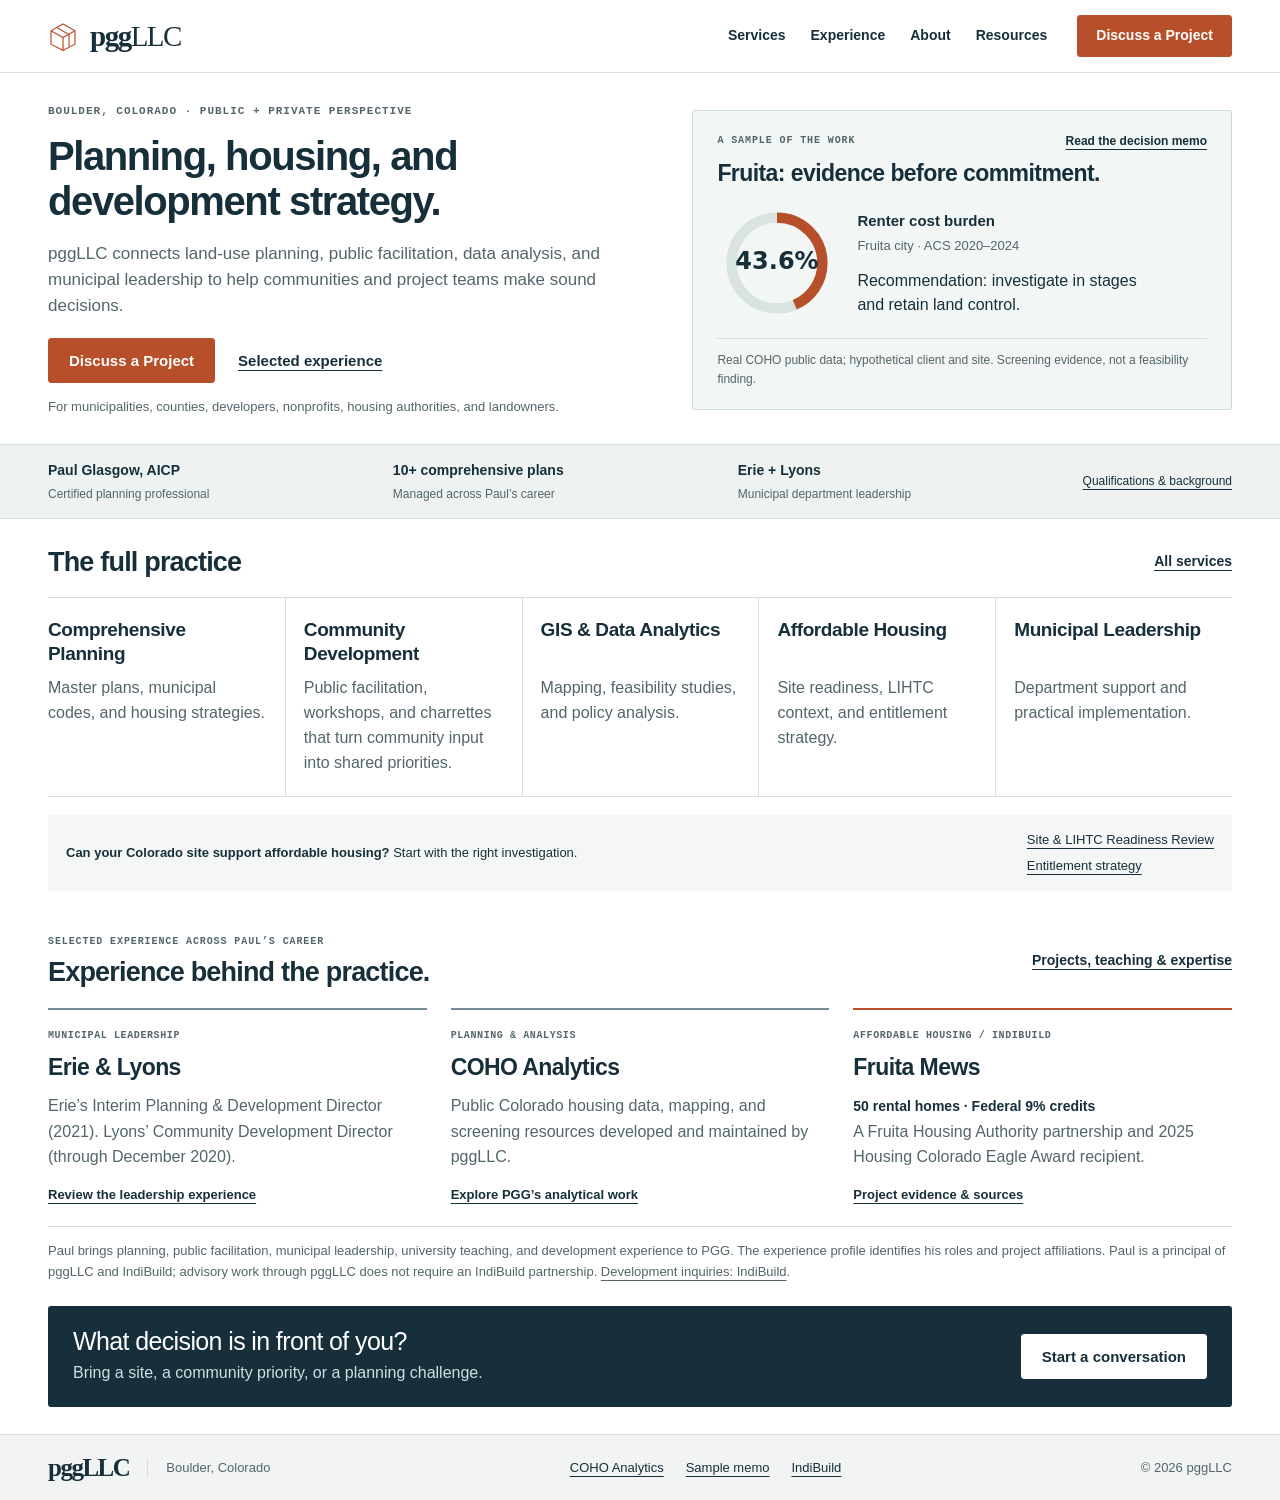
<file: index.html>
<!doctype html><html lang="en">
<head><meta charset="utf-8">
<meta name="viewport" content="width=device-width,initial-scale=1">
<title>Colorado Planning, Housing &amp; Development Strategy | pggLLC</title>
<meta name="description" content="pggLLC brings comprehensive planning, community facilitation, GIS analysis, affordable housing strategy and municipal leadership to Colorado communities and project teams.">
<link rel="canonical" href="https://pggllc.org/">
<meta property="og:title" content="Colorado Planning, Housing &amp; Development Strategy">
<meta property="og:description" content="pggLLC brings comprehensive planning, community facilitation, GIS analysis, affordable housing strategy and municipal leadership to Colorado communities and project teams.">
<meta property="og:type" content="website">
<meta name="theme-color" content="#153c39">
<link rel="icon" href="/assets/favicon.svg" type="image/svg+xml">
<link rel="stylesheet" href="/assets/site.css?v=2">
<link rel="stylesheet" href="/assets/refinements.css"></head><body><a class="skip" href="#main">Skip to content</a>
<header class="site-header">
<div class="header-inner"><a class="brand" href="/" aria-label="pggLLC home"><svg viewBox="0 0 40 40" aria-hidden="true"><path d="M4 31V13L20 4L36 13V31L20 39Z"/><path d="M4 13L20 22L36 13M20 22V39M12 9L28 18V34"/></svg><span>pgg<span class="brand-light">LLC</span></span></a>
<nav aria-label="Main navigation"><a href="/services/">Services</a><a href="/about-us/#experience">Experience</a><a href="/about-us/">About</a><a href="/resources.html">Resources</a></nav><a class="button small" href="/contact-us/">Discuss a Project</a></div>
</header><main id="main" tabindex="-1" class="home refined-home">
<section class="practice-hero">
 <div class="practice-hero-copy"><p class="eyebrow">Boulder, Colorado · Public + private perspective</p><h1>Planning, housing, and development strategy.</h1><p class="lead">pggLLC connects land-use planning, public facilitation, data analysis, and municipal leadership to help communities and project teams make sound decisions.</p><div class="actions"><a class="button" href="/contact-us/">Discuss a Project</a><a class="text-link" href="/about-us/#experience">Selected experience</a></div><p class="audience">For municipalities, counties, developers, nonprofits, housing authorities, and landowners.</p></div>
 <aside class="decision-preview" aria-labelledby="preview-title"><div class="preview-heading"><p class="eyebrow">A sample of the work</p><a href="/sample-site-decision-memo.html">Read the decision memo</a></div><h2 id="preview-title">Fruita: evidence before commitment.</h2><div class="preview-data"><svg viewBox="0 0 140 140" role="img" aria-labelledby="burden-title"><title id="burden-title">COHO reports 43.6 percent of Fruita renters paying over 30 percent of income toward housing, ACS 2020-2024.</title><circle cx="70" cy="70" r="53" fill="none" stroke="#d9e3e2" stroke-width="12"/><circle cx="70" cy="70" r="53" fill="none" stroke="#b84f2b" stroke-width="12" pathLength="100" stroke-dasharray="43.6 56.4" transform="rotate(-90 70 70)"/><text x="70" y="77" text-anchor="middle" fill="#172f3b" font-family="system-ui,sans-serif" font-size="28" font-weight="600">43.6%</text></svg><div><p><strong>Renter cost burden</strong><span>Fruita city · ACS 2020–2024</span></p><p class="preview-recommendation">Recommendation: investigate in stages and retain land control.</p></div></div><p class="preview-source">Real COHO public data; hypothetical client and site. Screening evidence, not a feasibility finding.</p></aside>
</section>
<div class="credentials-band"><div><strong>Paul Glasgow, AICP</strong><span>Certified planning professional</span></div><div><strong>10+ comprehensive plans</strong><span>Managed across Paul’s career</span></div><div><strong>Erie + Lyons</strong><span>Municipal department leadership</span></div><a href="/about-us/">Qualifications &amp; background</a></div>
<section class="capabilities-section" id="services"><div class="compact-heading"><h2>The full practice</h2><a class="text-link" href="/services/">All services</a></div><div class="capability-grid">
<a href="/services/#planning"><h3>Comprehensive Planning</h3><p>Master plans, municipal codes, and housing strategies.</p></a>
<a href="/services/#community"><h3>Community Development</h3><p>Public facilitation, workshops, and charrettes that turn community input into shared priorities.</p></a>
<a href="/services/#analysis"><h3>GIS &amp; Data Analytics</h3><p>Mapping, feasibility studies, and policy analysis.</p></a>
<a href="/services/#housing"><h3>Affordable Housing</h3><p>Site readiness, LIHTC context, and entitlement strategy.</p></a>
<a href="/services/#leadership"><h3>Municipal Leadership</h3><p>Department support and practical implementation.</p></a>
</div><div class="housing-entry"><p><strong>Can your Colorado site support affordable housing?</strong> Start with the right investigation.</p><div><a href="/colorado-lihtc-site-feasibility.html">Site &amp; LIHTC Readiness Review</a><a href="/affordable-housing-entitlement-strategy.html">Entitlement strategy</a></div></div></section>
<section class="selected-work" id="experience"><div class="compact-heading"><div><p class="eyebrow">Selected experience across Paul’s career</p><h2>Experience behind the practice.</h2></div><a class="text-link" href="/about-us/#experience">Projects, teaching &amp; expertise</a></div><div class="work-grid">
<article><p class="work-category">Municipal leadership</p><h3>Erie &amp; Lyons</h3><p>Erie’s Interim Planning &amp; Development Director (2021). Lyons’ Community Development Director (through December 2020).</p><a href="/about-us/#experience">Review the leadership experience</a></article>
<article><p class="work-category">Planning &amp; analysis</p><h3>COHO Analytics</h3><p>Public Colorado housing data, mapping, and screening resources developed and maintained by pggLLC.</p><a href="https://cohoanalytics.com/">Explore PGG’s analytical work</a></article>
<article class="work-feature"><p class="work-category">Affordable housing / IndiBuild</p><h3>Fruita Mews</h3><p><strong>50 rental homes · Federal 9% credits</strong><br>A Fruita Housing Authority partnership and 2025 Housing Colorado Eagle Award recipient.</p><a href="/resources.html#fruita">Project evidence &amp; sources</a></article>
</div><p class="career-note">Paul brings planning, public facilitation, municipal leadership, university teaching, and development experience to PGG. The experience profile identifies his roles and project affiliations. Paul is a principal of pggLLC and IndiBuild; advisory work through pggLLC does not require an IndiBuild partnership. <a href="https://indibuild.com/">Development inquiries: IndiBuild</a>.</p></section>
<section class="project-contact"><div><h2>What decision is in front of you?</h2><p>Bring a site, a community priority, or a planning challenge.</p></div><a class="button" href="/contact-us/">Start a conversation</a></section>
</main>
<footer><div class="footer-inner">
<div><a class="brand" href="/">pggLLC</a><span class="footer-location">Boulder, Colorado</span></div>
<nav aria-label="Footer navigation"><a href="https://cohoanalytics.com/">COHO Analytics</a><a href="/sample-site-decision-memo.html">Sample memo</a><a href="https://indibuild.com/">IndiBuild</a></nav>
<p>© 2026 pggLLC</p></div>
</footer></body></html>
</file>
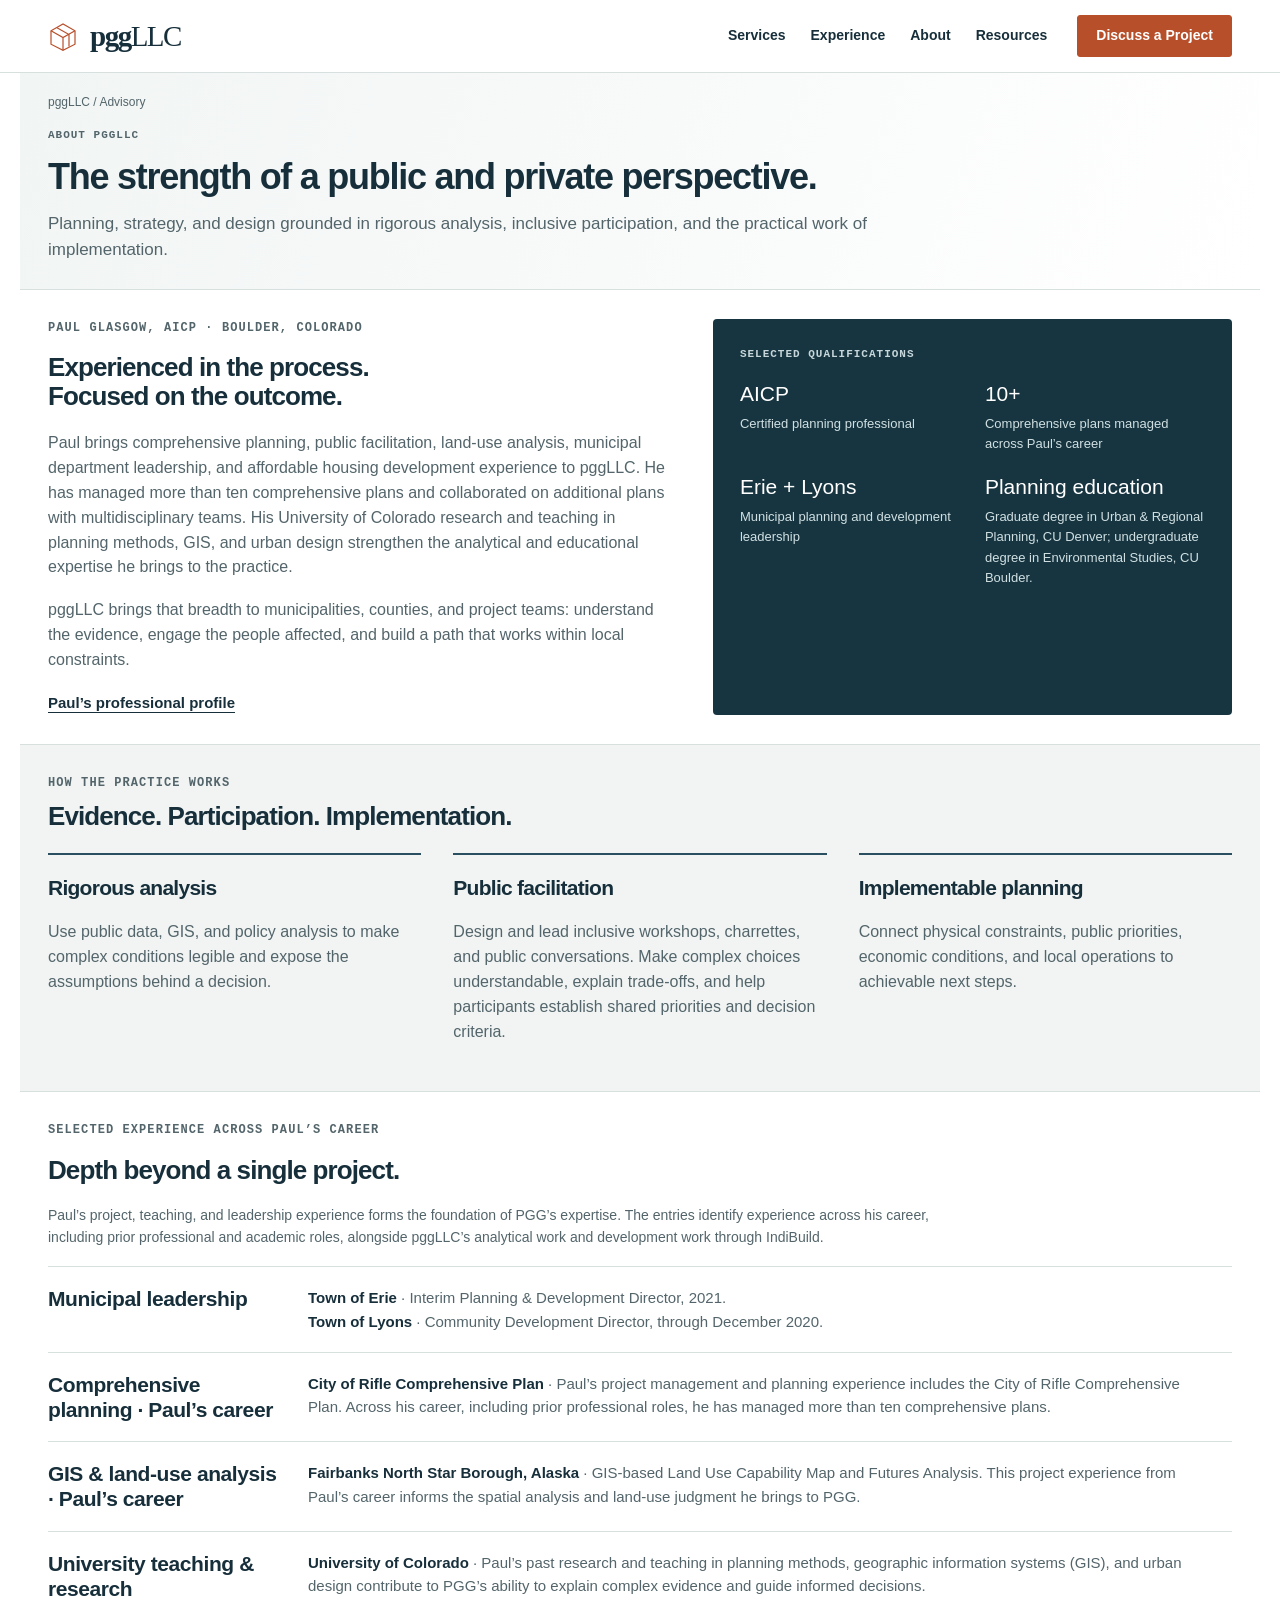
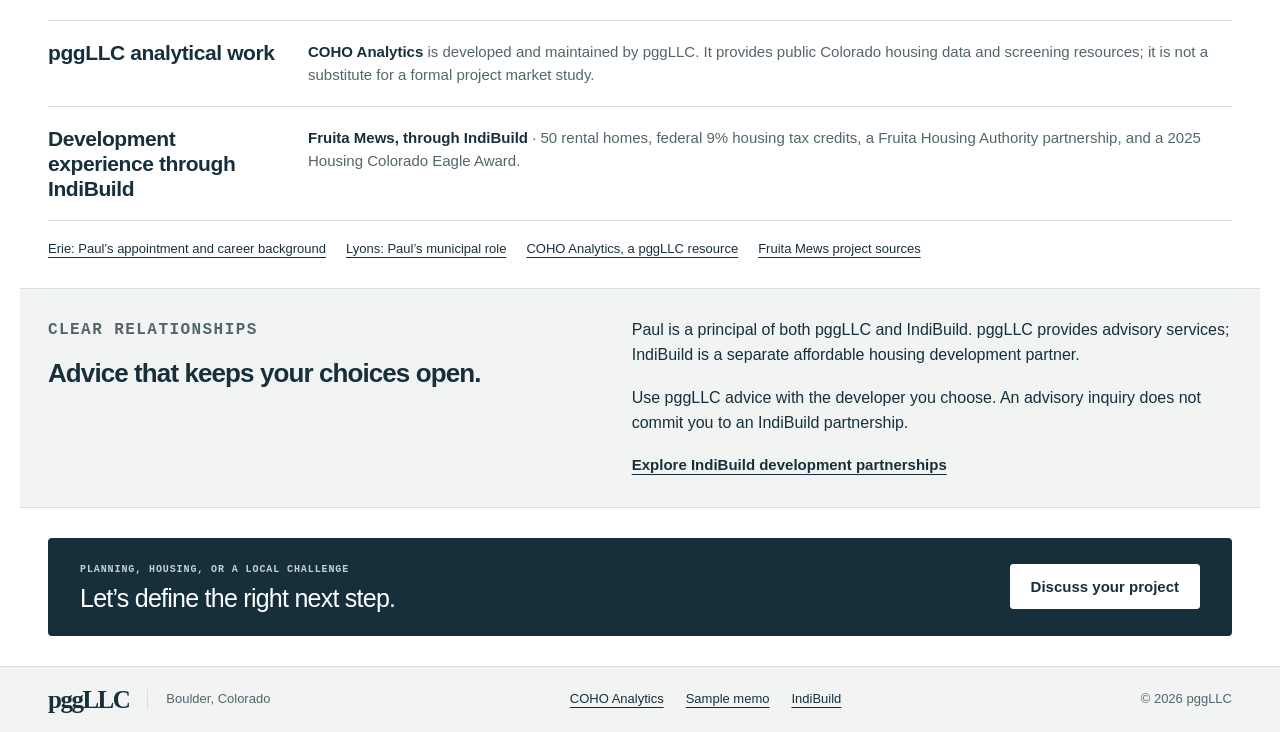
<file: about-us/index.html>
<!doctype html><html lang="en">
<head><meta charset="utf-8">
<meta name="viewport" content="width=device-width,initial-scale=1">
<title>Paul Glasgow, AICP & the pggLLC Practice | pggLLC</title>
<meta name="description" content="Meet Paul Glasgow, AICP: comprehensive planning, GIS, municipal leadership and affordable housing experience informing pggLLC advisory services.">
<link rel="canonical" href="https://pggllc.org/about-us/">
<meta property="og:title" content="Paul Glasgow, AICP & the pggLLC Practice">
<meta property="og:description" content="Meet Paul Glasgow, AICP: comprehensive planning, GIS, municipal leadership and affordable housing experience informing pggLLC advisory services.">
<meta property="og:type" content="website">
<meta name="theme-color" content="#153c39">
<link rel="icon" href="/assets/favicon.svg" type="image/svg+xml">
<link rel="stylesheet" href="/assets/site.css?v=2">
<link rel="stylesheet" href="/assets/refinements.css"></head><body><a class="skip" href="#main">Skip to content</a>
<header class="site-header">
<div class="header-inner"><a class="brand" href="/" aria-label="pggLLC home"><svg viewBox="0 0 40 40" aria-hidden="true"><path d="M4 31V13L20 4L36 13V31L20 39Z"/><path d="M4 13L20 22L36 13M20 22V39M12 9L28 18V34"/></svg><span>pgg<span class="brand-light">LLC</span></span></a>
<nav aria-label="Main navigation"><a href="/services/">Services</a><a href="/about-us/#experience">Experience</a><a href="/about-us/">About</a><a href="/resources.html">Resources</a></nav><a class="button small" href="/contact-us/">Discuss a Project</a></div>
</header><main id="main" tabindex="-1" class="interior"><section class="intro"><a class="breadcrumb" href="/">pggLLC / Advisory</a><p class="eyebrow">About pggLLC</p><h1>The strength of a public and private perspective.</h1><p class="lead">Planning, strategy, and design grounded in rigorous analysis, inclusive participation, and the practical work of implementation.</p></section>
<section class="about-overview"><div><p class="eyebrow">Paul Glasgow, AICP · Boulder, Colorado</p><h2>Experienced in the process.<br>Focused on the outcome.</h2><p>Paul brings comprehensive planning, public facilitation, land-use analysis, municipal department leadership, and affordable housing development experience to pggLLC. He has managed more than ten comprehensive plans and collaborated on additional plans with multidisciplinary teams. His University of Colorado research and teaching in planning methods, GIS, and urban design strengthen the analytical and educational expertise he brings to the practice.</p><p>pggLLC brings that breadth to municipalities, counties, and project teams: understand the evidence, engage the people affected, and build a path that works within local constraints.</p><a class="text-link" href="https://www.linkedin.com/in/paul-glasgow-aicp-b129633/">Paul’s professional profile</a></div><aside class="credentials-panel"><p class="eyebrow">Selected qualifications</p><dl><div><dt>AICP</dt><dd>Certified planning professional</dd></div><div><dt>10+</dt><dd>Comprehensive plans managed across Paul’s career</dd></div><div><dt>Erie + Lyons</dt><dd>Municipal planning and development leadership</dd></div><div><dt>Planning education</dt><dd>Graduate degree in Urban &amp; Regional Planning, CU Denver; undergraduate degree in Environmental Studies, CU Boulder.</dd></div></dl></aside></section>
<section class="approach-section"><div class="section-top"><div><p class="eyebrow">How the practice works</p><h2>Evidence. Participation. Implementation.</h2></div></div><div class="grid three"><article><h3>Rigorous analysis</h3><p>Use public data, GIS, and policy analysis to make complex conditions legible and expose the assumptions behind a decision.</p></article><article><h3>Public facilitation</h3><p>Design and lead inclusive workshops, charrettes, and public conversations. Make complex choices understandable, explain trade-offs, and help participants establish shared priorities and decision criteria.</p></article><article><h3>Implementable planning</h3><p>Connect physical constraints, public priorities, economic conditions, and local operations to achievable next steps.</p></article></div></section>
<section id="experience"><p class="eyebrow">Selected experience across Paul’s career</p><h2>Depth beyond a single project.</h2><p class="experience-note">Paul’s project, teaching, and leadership experience forms the foundation of PGG’s expertise. The entries identify experience across his career, including prior professional and academic roles, alongside pggLLC’s analytical work and development work through IndiBuild.</p><div class="experience-table"><div><h3>Municipal leadership</h3><p><strong>Town of Erie</strong> · Interim Planning &amp; Development Director, 2021.<br><strong>Town of Lyons</strong> · Community Development Director, through December 2020.</p></div><div><h3>Comprehensive planning · Paul’s career</h3><p><strong>City of Rifle Comprehensive Plan</strong> · Paul’s project management and planning experience includes the City of Rifle Comprehensive Plan. Across his career, including prior professional roles, he has managed more than ten comprehensive plans.</p></div><div><h3>GIS &amp; land-use analysis · Paul’s career</h3><p><strong>Fairbanks North Star Borough, Alaska</strong> · GIS-based Land Use Capability Map and Futures Analysis. This project experience from Paul’s career informs the spatial analysis and land-use judgment he brings to PGG.</p></div><div><h3>University teaching &amp; research</h3><p><strong>University of Colorado</strong> · Paul’s past research and teaching in planning methods, geographic information systems (GIS), and urban design contribute to PGG’s ability to explain complex evidence and guide informed decisions.</p></div><div><h3>pggLLC analytical work</h3><p><strong>COHO Analytics</strong> is developed and maintained by pggLLC. It provides public Colorado housing data and screening resources; it is not a substitute for a formal project market study.</p></div><div><h3>Development experience through IndiBuild</h3><p><strong>Fruita Mews, through IndiBuild</strong> · 50 rental homes, federal 9% housing tax credits, a Fruita Housing Authority partnership, and a 2025 Housing Colorado Eagle Award.</p></div></div><p class="source-links"><a href="https://www.erieco.gov/CivicAlerts.aspx?AID=2652&amp;ARC=4188">Erie: Paul’s appointment and career background</a><a href="https://www.townoflyons.com/CivicSend/ViewMessage/message/54534">Lyons: Paul’s municipal role</a><a href="https://cohoanalytics.com/">COHO Analytics, a pggLLC resource</a><a href="/resources.html#fruita">Fruita Mews project sources</a></p></section>
<section class="relationship-panel"><div><p class="eyebrow">Clear relationships</p><h2>Advice that keeps your choices open.</h2></div><div><p>Paul is a principal of both pggLLC and IndiBuild. pggLLC provides advisory services; IndiBuild is a separate affordable housing development partner.</p><p>Use pggLLC advice with the developer you choose. An advisory inquiry does not commit you to an IndiBuild partnership.</p><a href="https://indibuild.com/">Explore IndiBuild development partnerships</a></div></section><section class="cta"><div><p class="eyebrow">Planning, housing, or a local challenge</p><h2>Let’s define the right next step.</h2></div><a class="button light" href="/contact-us/">Discuss your project</a></section></main>
<footer><div class="footer-inner">
<div><a class="brand" href="/">pggLLC</a><span class="footer-location">Boulder, Colorado</span></div>
<nav aria-label="Footer navigation"><a href="https://cohoanalytics.com/">COHO Analytics</a><a href="/sample-site-decision-memo.html">Sample memo</a><a href="https://indibuild.com/">IndiBuild</a></nav>
<p>© 2026 pggLLC</p></div>
</footer></body></html>
</file>
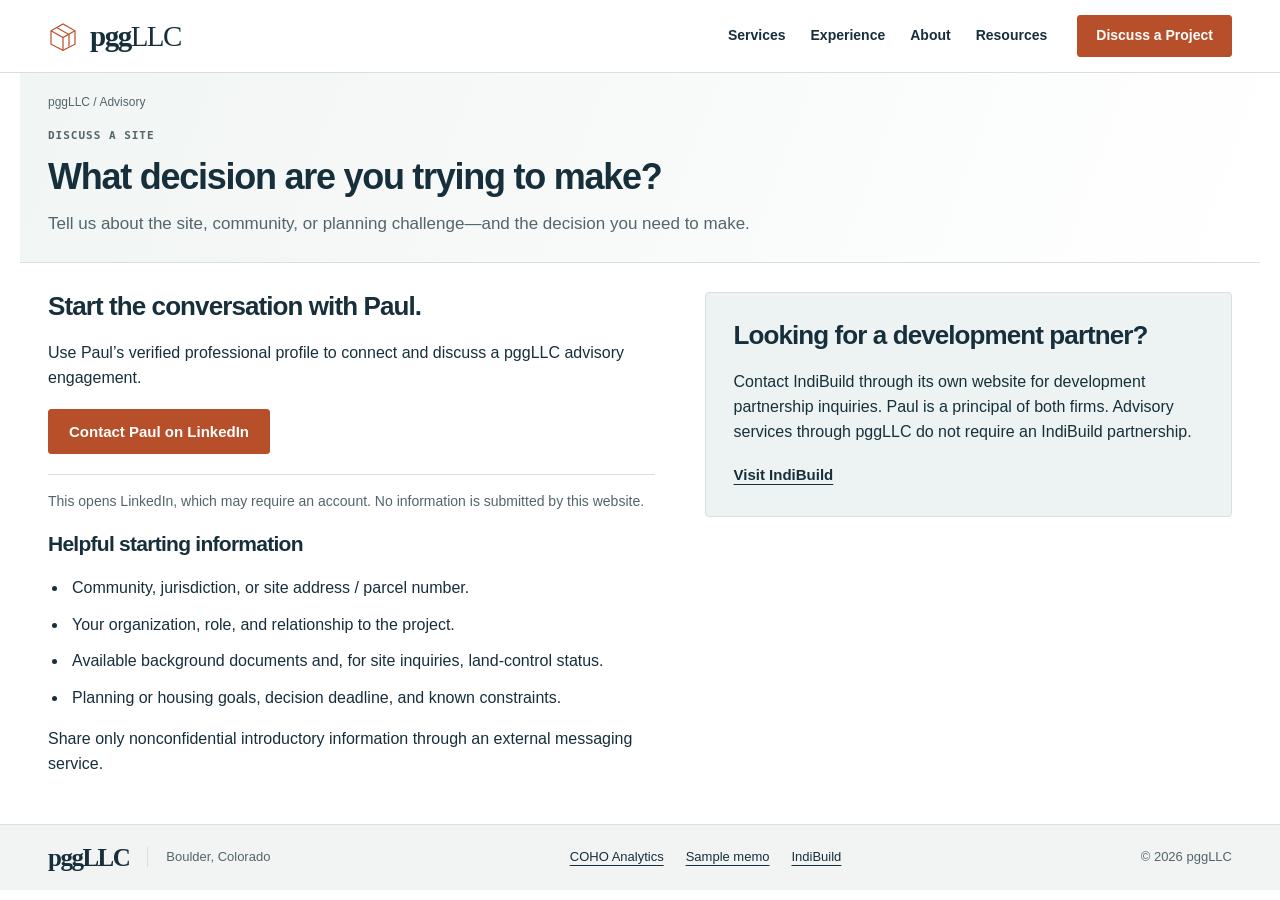
<file: contact-us/index.html>
<!doctype html><html lang="en">
<head><meta charset="utf-8">
<meta name="viewport" content="width=device-width,initial-scale=1">
<title>Discuss a Site or Planning Project | pggLLC</title>
<meta name="description" content="Connect with pggLLC about affordable housing, entitlement strategy, comprehensive planning, community facilitation, GIS analysis or municipal leadership.">
<link rel="canonical" href="https://pggllc.org/contact-us/">
<meta property="og:title" content="Discuss a Site or Planning Project">
<meta property="og:description" content="Connect with pggLLC about affordable housing, entitlement strategy, comprehensive planning, community facilitation, GIS analysis or municipal leadership.">
<meta property="og:type" content="website">
<meta name="theme-color" content="#153c39">
<link rel="icon" href="/assets/favicon.svg" type="image/svg+xml">
<link rel="stylesheet" href="/assets/site.css?v=2">
<link rel="stylesheet" href="/assets/refinements.css"></head><body><a class="skip" href="#main">Skip to content</a>
<header class="site-header">
<div class="header-inner"><a class="brand" href="/" aria-label="pggLLC home"><svg viewBox="0 0 40 40" aria-hidden="true"><path d="M4 31V13L20 4L36 13V31L20 39Z"/><path d="M4 13L20 22L36 13M20 22V39M12 9L28 18V34"/></svg><span>pgg<span class="brand-light">LLC</span></span></a>
<nav aria-label="Main navigation"><a href="/services/">Services</a><a href="/about-us/#experience">Experience</a><a href="/about-us/">About</a><a href="/resources.html">Resources</a></nav><a class="button small" href="/contact-us/">Discuss a Project</a></div>
</header><main id="main" tabindex="-1" class="interior">
<section class="intro"><a class="breadcrumb" href="/">pggLLC / Advisory</a>
<p class="eyebrow">Discuss a Site</p>
<h1>What decision are you trying to make?</h1>
<p class="lead">Tell us about the site, community, or planning challenge—and the decision you need to make.</p>
</section><section class="split">
<div><h2>Start the conversation with Paul.</h2>
<p>Use Paul’s verified professional profile to connect and discuss a pggLLC advisory engagement.</p><a class="button" href="https://www.linkedin.com/in/paul-glasgow-aicp-b129633/">Contact Paul on LinkedIn</a>
<p class="note">This opens LinkedIn, which may require an account. No information is submitted by this website.</p>
<h3>Helpful starting information</h3>
<ul><li>Community, jurisdiction, or site address / parcel number.</li>
<li>Your organization, role, and relationship to the project.</li>
<li>Available background documents and, for site inquiries, land-control status.</li>
<li>Planning or housing goals, decision deadline, and known constraints.</li></ul>
<p>Share only nonconfidential introductory information through an external messaging service.</p></div>
<aside class="feature">
<h2>Looking for a development partner?</h2>
<p>Contact IndiBuild through its own website for development partnership inquiries. Paul is a principal of both firms. Advisory services through pggLLC do not require an IndiBuild partnership.</p><a href="https://indibuild.com/">Visit IndiBuild</a></aside>
</section></main>
<footer><div class="footer-inner">
<div><a class="brand" href="/">pggLLC</a><span class="footer-location">Boulder, Colorado</span></div>
<nav aria-label="Footer navigation"><a href="https://cohoanalytics.com/">COHO Analytics</a><a href="/sample-site-decision-memo.html">Sample memo</a><a href="https://indibuild.com/">IndiBuild</a></nav>
<p>© 2026 pggLLC</p></div>
</footer></body></html>
</file>
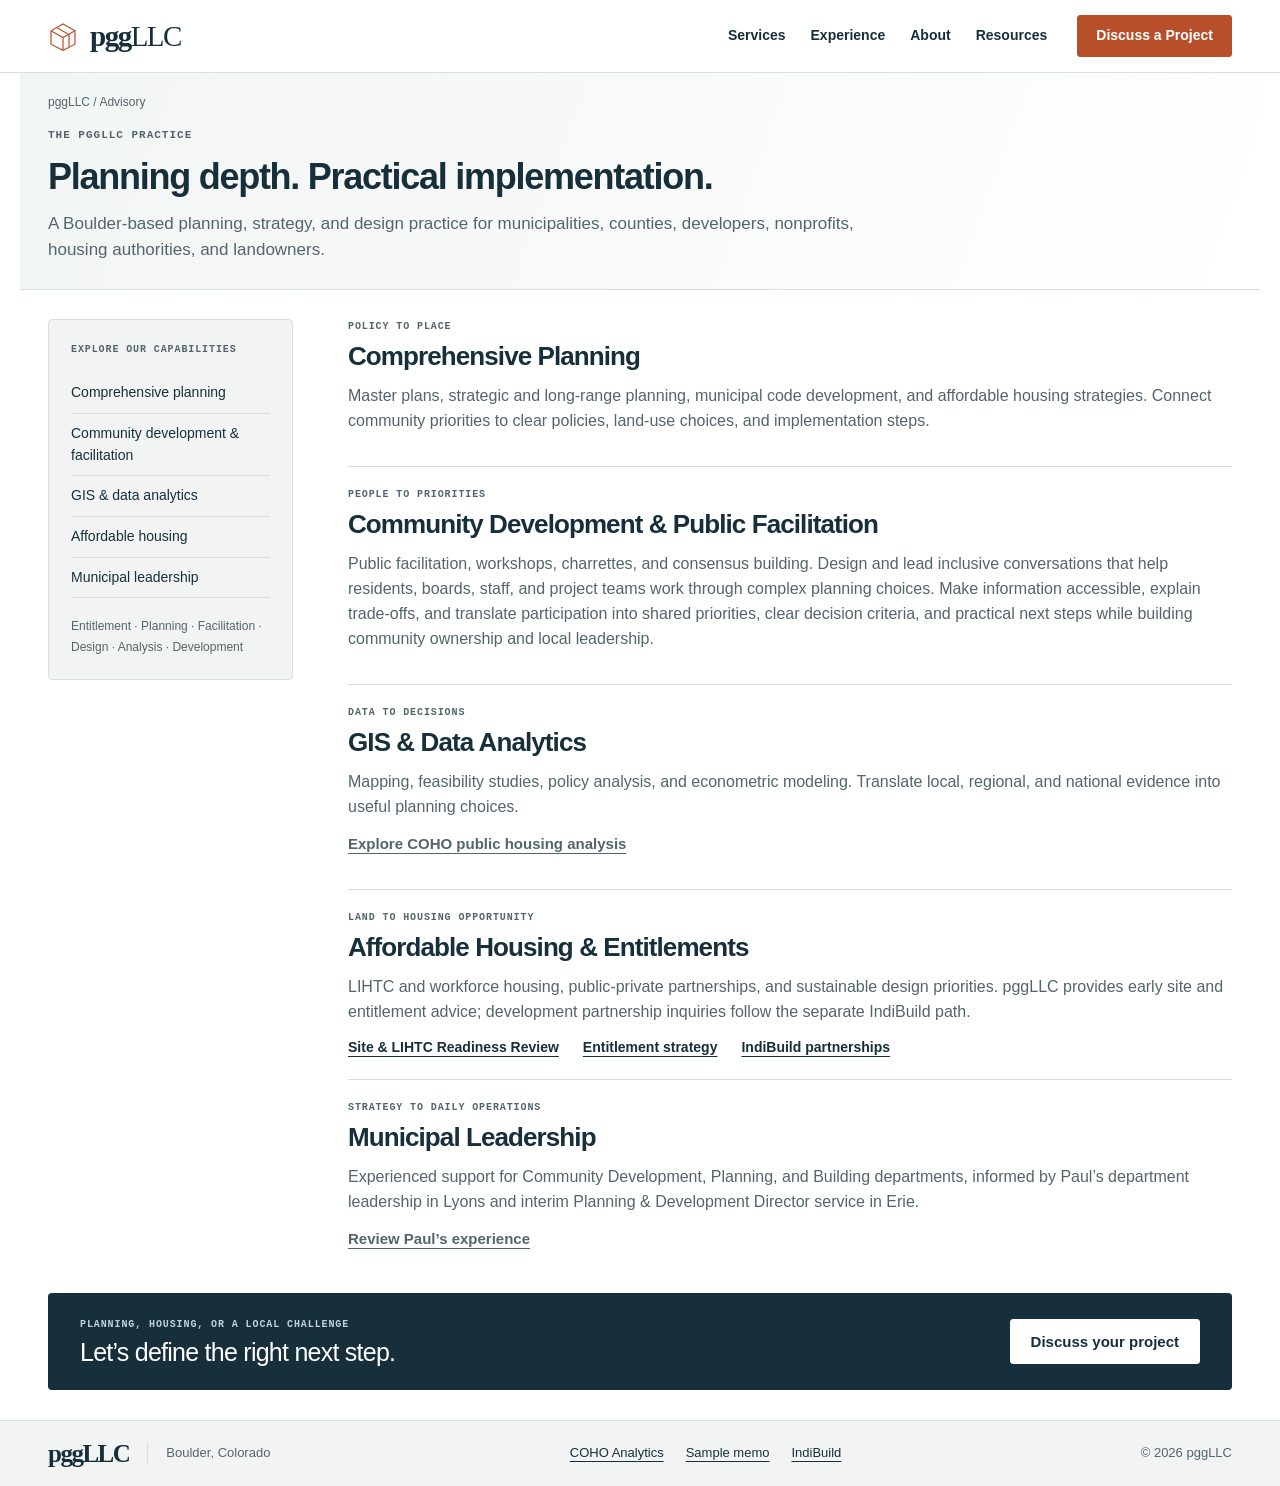
<file: services/index.html>
<!doctype html><html lang="en">
<head><meta charset="utf-8">
<meta name="viewport" content="width=device-width,initial-scale=1">
<title>Planning, Strategy & Housing Services | pggLLC</title>
<meta name="description" content="Explore pggLLC comprehensive planning, community facilitation, GIS and data analytics, affordable housing, entitlements and municipal leadership.">
<link rel="canonical" href="https://pggllc.org/services/">
<meta property="og:title" content="Planning, Strategy & Housing Services">
<meta property="og:description" content="Explore pggLLC comprehensive planning, community facilitation, GIS and data analytics, affordable housing, entitlements and municipal leadership.">
<meta property="og:type" content="website">
<meta name="theme-color" content="#153c39">
<link rel="icon" href="/assets/favicon.svg" type="image/svg+xml">
<link rel="stylesheet" href="/assets/site.css?v=2">
<link rel="stylesheet" href="/assets/refinements.css"></head><body><a class="skip" href="#main">Skip to content</a>
<header class="site-header">
<div class="header-inner"><a class="brand" href="/" aria-label="pggLLC home"><svg viewBox="0 0 40 40" aria-hidden="true"><path d="M4 31V13L20 4L36 13V31L20 39Z"/><path d="M4 13L20 22L36 13M20 22V39M12 9L28 18V34"/></svg><span>pgg<span class="brand-light">LLC</span></span></a>
<nav aria-label="Main navigation"><a href="/services/">Services</a><a href="/about-us/#experience">Experience</a><a href="/about-us/">About</a><a href="/resources.html">Resources</a></nav><a class="button small" href="/contact-us/">Discuss a Project</a></div>
</header><main id="main" tabindex="-1" class="interior"><section class="intro"><a class="breadcrumb" href="/">pggLLC / Advisory</a><p class="eyebrow">The pggLLC practice</p><h1>Planning depth. Practical implementation.</h1><p class="lead">A Boulder-based planning, strategy, and design practice for municipalities, counties, developers, nonprofits, housing authorities, and landowners.</p></section>
<section class="practice-layout"><aside class="practice-nav"><p class="eyebrow">Explore our capabilities</p><nav aria-label="Service areas"><a href="#planning">Comprehensive planning</a><a href="#community">Community development &amp; facilitation</a><a href="#analysis">GIS &amp; data analytics</a><a href="#housing">Affordable housing</a><a href="#leadership">Municipal leadership</a></nav><p>Entitlement · Planning · Facilitation · Design · Analysis · Development</p></aside><div class="practice-detail">
<article id="planning"><p class="eyebrow">Policy to place</p><h2>Comprehensive Planning</h2><p>Master plans, strategic and long-range planning, municipal code development, and affordable housing strategies. Connect community priorities to clear policies, land-use choices, and implementation steps.</p></article>
<article id="community"><p class="eyebrow">People to priorities</p><h2>Community Development &amp; Public Facilitation</h2><p>Public facilitation, workshops, charrettes, and consensus building. Design and lead inclusive conversations that help residents, boards, staff, and project teams work through complex planning choices. Make information accessible, explain trade-offs, and translate participation into shared priorities, clear decision criteria, and practical next steps while building community ownership and local leadership.</p></article>
<article id="analysis"><p class="eyebrow">Data to decisions</p><h2>GIS &amp; Data Analytics</h2><p>Mapping, feasibility studies, policy analysis, and econometric modeling. Translate local, regional, and national evidence into useful planning choices.</p><p><a href="https://cohoanalytics.com/">Explore COHO public housing analysis</a></p></article>
<article id="housing"><p class="eyebrow">Land to housing opportunity</p><h2>Affordable Housing &amp; Entitlements</h2><p>LIHTC and workforce housing, public-private partnerships, and sustainable design priorities. pggLLC provides early site and entitlement advice; development partnership inquiries follow the separate IndiBuild path.</p><div class="inline-links"><a href="/colorado-lihtc-site-feasibility.html">Site &amp; LIHTC Readiness Review</a><a href="/affordable-housing-entitlement-strategy.html">Entitlement strategy</a><a href="https://indibuild.com/">IndiBuild partnerships</a></div></article>
<article id="leadership"><p class="eyebrow">Strategy to daily operations</p><h2>Municipal Leadership</h2><p>Experienced support for Community Development, Planning, and Building departments, informed by Paul’s department leadership in Lyons and interim Planning &amp; Development Director service in Erie.</p><p><a href="/about-us/#experience">Review Paul’s experience</a></p></article>
</div></section><section class="cta"><div><p class="eyebrow">Planning, housing, or a local challenge</p><h2>Let’s define the right next step.</h2></div><a class="button light" href="/contact-us/">Discuss your project</a></section></main>
<footer><div class="footer-inner">
<div><a class="brand" href="/">pggLLC</a><span class="footer-location">Boulder, Colorado</span></div>
<nav aria-label="Footer navigation"><a href="https://cohoanalytics.com/">COHO Analytics</a><a href="/sample-site-decision-memo.html">Sample memo</a><a href="https://indibuild.com/">IndiBuild</a></nav>
<p>© 2026 pggLLC</p></div>
</footer></body></html>
</file>
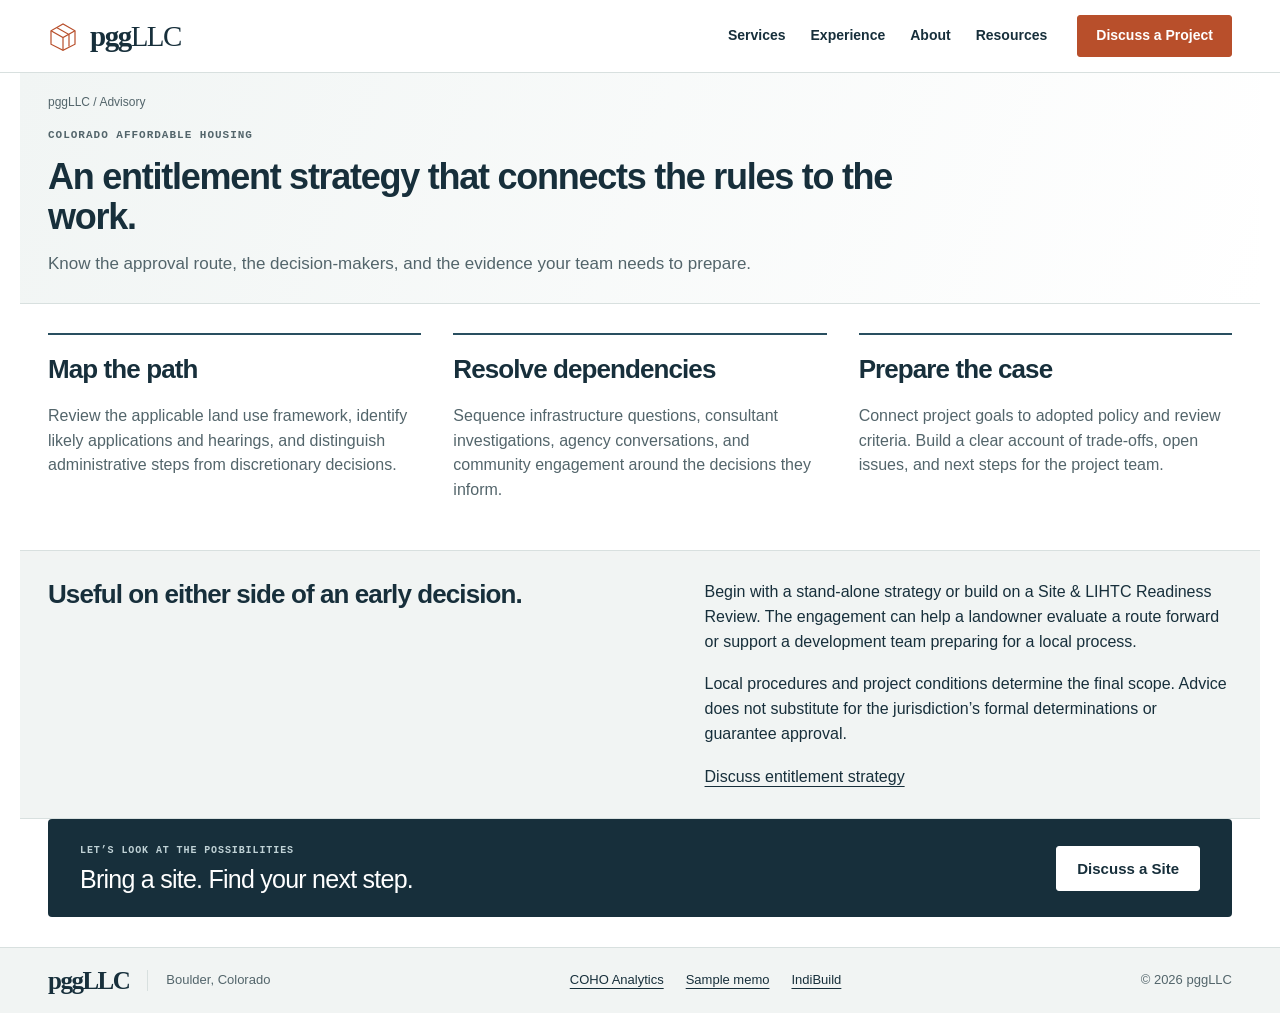
<file: affordable-housing-entitlement-strategy.html>
<!doctype html><html lang="en">
<head><meta charset="utf-8">
<meta name="viewport" content="width=device-width,initial-scale=1">
<title>Affordable Housing Entitlement Strategy | pggLLC</title>
<meta name="description" content="Navigate Colorado affordable housing land use approvals with a practical entitlement strategy and municipal review perspective.">
<link rel="canonical" href="https://pggllc.org/affordable-housing-entitlement-strategy.html">
<meta property="og:title" content="Affordable Housing Entitlement Strategy">
<meta property="og:description" content="Navigate Colorado affordable housing land use approvals with a practical entitlement strategy and municipal review perspective.">
<meta property="og:type" content="website">
<meta name="theme-color" content="#153c39">
<link rel="icon" href="/assets/favicon.svg" type="image/svg+xml">
<link rel="stylesheet" href="/assets/site.css?v=2">
<link rel="stylesheet" href="/assets/refinements.css"></head><body><a class="skip" href="#main">Skip to content</a>
<header class="site-header">
<div class="header-inner"><a class="brand" href="/" aria-label="pggLLC home"><svg viewBox="0 0 40 40" aria-hidden="true"><path d="M4 31V13L20 4L36 13V31L20 39Z"/><path d="M4 13L20 22L36 13M20 22V39M12 9L28 18V34"/></svg><span>pgg<span class="brand-light">LLC</span></span></a>
<nav aria-label="Main navigation"><a href="/services/">Services</a><a href="/about-us/#experience">Experience</a><a href="/about-us/">About</a><a href="/resources.html">Resources</a></nav><a class="button small" href="/contact-us/">Discuss a Project</a></div>
</header><main id="main" tabindex="-1" class="interior">
<section class="intro"><a class="breadcrumb" href="/">pggLLC / Advisory</a>
<p class="eyebrow">Colorado affordable housing</p>
<h1>An entitlement strategy that connects the rules to the work.</h1>
<p class="lead">Know the approval route, the decision-makers, and the evidence your team needs to prepare.</p>
</section><section>
<div class="grid three">
<article><h2>Map the path</h2>
<p>Review the applicable land use framework, identify likely applications and hearings, and distinguish administrative steps from discretionary decisions.</p></article>
<article><h2>Resolve dependencies</h2>
<p>Sequence infrastructure questions, consultant investigations, agency conversations, and community engagement around the decisions they inform.</p></article>
<article><h2>Prepare the case</h2>
<p>Connect project goals to adopted policy and review criteria. Build a clear account of trade-offs, open issues, and next steps for the project team.</p></article></div>
</section><section class="split pale">
<div><h2>Useful on either side of an early decision.</h2></div>
<div><p>Begin with a stand-alone strategy or build on a Site &amp; LIHTC Readiness Review. The engagement can help a landowner evaluate a route forward or support a development team preparing for a local process.</p>
<p>Local procedures and project conditions determine the final scope. Advice does not substitute for the jurisdiction’s formal determinations or guarantee approval.</p><a href="/contact-us/">Discuss entitlement strategy</a></div>
</section><section class="cta">
<div><p class="eyebrow">Let’s look at the possibilities</p>
<h2>Bring a site. Find your next step.</h2></div><a class="button light" href="/contact-us/">Discuss a Site</a>
</section></main>
<footer><div class="footer-inner">
<div><a class="brand" href="/">pggLLC</a><span class="footer-location">Boulder, Colorado</span></div>
<nav aria-label="Footer navigation"><a href="https://cohoanalytics.com/">COHO Analytics</a><a href="/sample-site-decision-memo.html">Sample memo</a><a href="https://indibuild.com/">IndiBuild</a></nav>
<p>© 2026 pggLLC</p></div>
</footer></body></html>
</file>
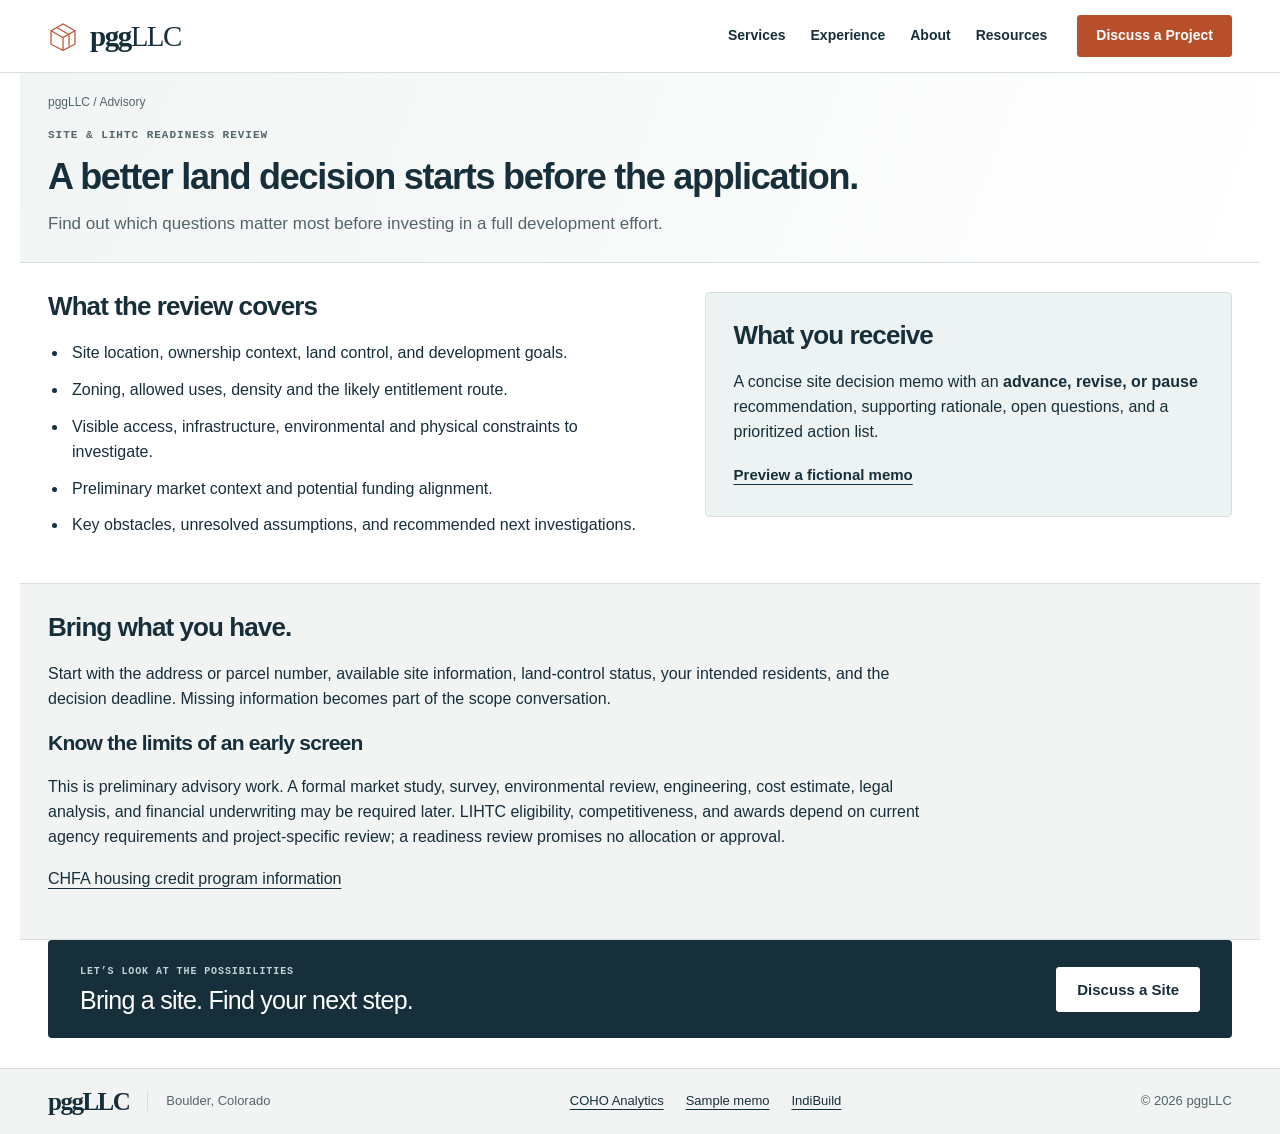
<file: colorado-lihtc-site-feasibility.html>
<!doctype html><html lang="en">
<head><meta charset="utf-8">
<meta name="viewport" content="width=device-width,initial-scale=1">
<title>Colorado LIHTC Site Feasibility | pggLLC</title>
<meta name="description" content="Site and zoning screening, preliminary funding fit and clear next steps for Colorado affordable housing sites.">
<link rel="canonical" href="https://pggllc.org/colorado-lihtc-site-feasibility.html">
<meta property="og:title" content="Colorado LIHTC Site Feasibility">
<meta property="og:description" content="Site and zoning screening, preliminary funding fit and clear next steps for Colorado affordable housing sites.">
<meta property="og:type" content="website">
<meta name="theme-color" content="#153c39">
<link rel="icon" href="/assets/favicon.svg" type="image/svg+xml">
<link rel="stylesheet" href="/assets/site.css?v=2">
<link rel="stylesheet" href="/assets/refinements.css"></head><body><a class="skip" href="#main">Skip to content</a>
<header class="site-header">
<div class="header-inner"><a class="brand" href="/" aria-label="pggLLC home"><svg viewBox="0 0 40 40" aria-hidden="true"><path d="M4 31V13L20 4L36 13V31L20 39Z"/><path d="M4 13L20 22L36 13M20 22V39M12 9L28 18V34"/></svg><span>pgg<span class="brand-light">LLC</span></span></a>
<nav aria-label="Main navigation"><a href="/services/">Services</a><a href="/about-us/#experience">Experience</a><a href="/about-us/">About</a><a href="/resources.html">Resources</a></nav><a class="button small" href="/contact-us/">Discuss a Project</a></div>
</header><main id="main" tabindex="-1" class="interior">
<section class="intro"><a class="breadcrumb" href="/">pggLLC / Advisory</a>
<p class="eyebrow">Site &amp; LIHTC Readiness Review</p>
<h1>A better land decision starts before the application.</h1>
<p class="lead">Find out which questions matter most before investing in a full development effort.</p>
</section><section class="split">
<div><h2>What the review covers</h2>
<ul><li>Site location, ownership context, land control, and development goals.</li>
<li>Zoning, allowed uses, density and the likely entitlement route.</li>
<li>Visible access, infrastructure, environmental and physical constraints to investigate.</li>
<li>Preliminary market context and potential funding alignment.</li>
<li>Key obstacles, unresolved assumptions, and recommended next investigations.</li></ul></div>
<aside class="feature">
<h2>What you receive</h2>
<p>A concise site decision memo with an <strong>advance, revise, or pause</strong> recommendation, supporting rationale, open questions, and a prioritized action list.</p><a href="/sample-site-decision-memo.html">Preview a fictional memo</a></aside>
</section><section class="pale">
<h2>Bring what you have.</h2>
<p>Start with the address or parcel number, available site information, land-control status, your intended residents, and the decision deadline. Missing information becomes part of the scope conversation.</p>
<h3>Know the limits of an early screen</h3>
<p>This is preliminary advisory work. A formal market study, survey, environmental review, engineering, cost estimate, legal analysis, and financial underwriting may be required later. LIHTC eligibility, competitiveness, and awards depend on current agency requirements and project-specific review; a readiness review promises no allocation or approval.</p>
<p><a href="https://www.chfainfo.com/rental-housing/housing-credit">CHFA housing credit program information</a></p>
</section><section class="cta">
<div><p class="eyebrow">Let’s look at the possibilities</p>
<h2>Bring a site. Find your next step.</h2></div><a class="button light" href="/contact-us/">Discuss a Site</a>
</section></main>
<footer><div class="footer-inner">
<div><a class="brand" href="/">pggLLC</a><span class="footer-location">Boulder, Colorado</span></div>
<nav aria-label="Footer navigation"><a href="https://cohoanalytics.com/">COHO Analytics</a><a href="/sample-site-decision-memo.html">Sample memo</a><a href="https://indibuild.com/">IndiBuild</a></nav>
<p>© 2026 pggLLC</p></div>
</footer></body></html>
</file>
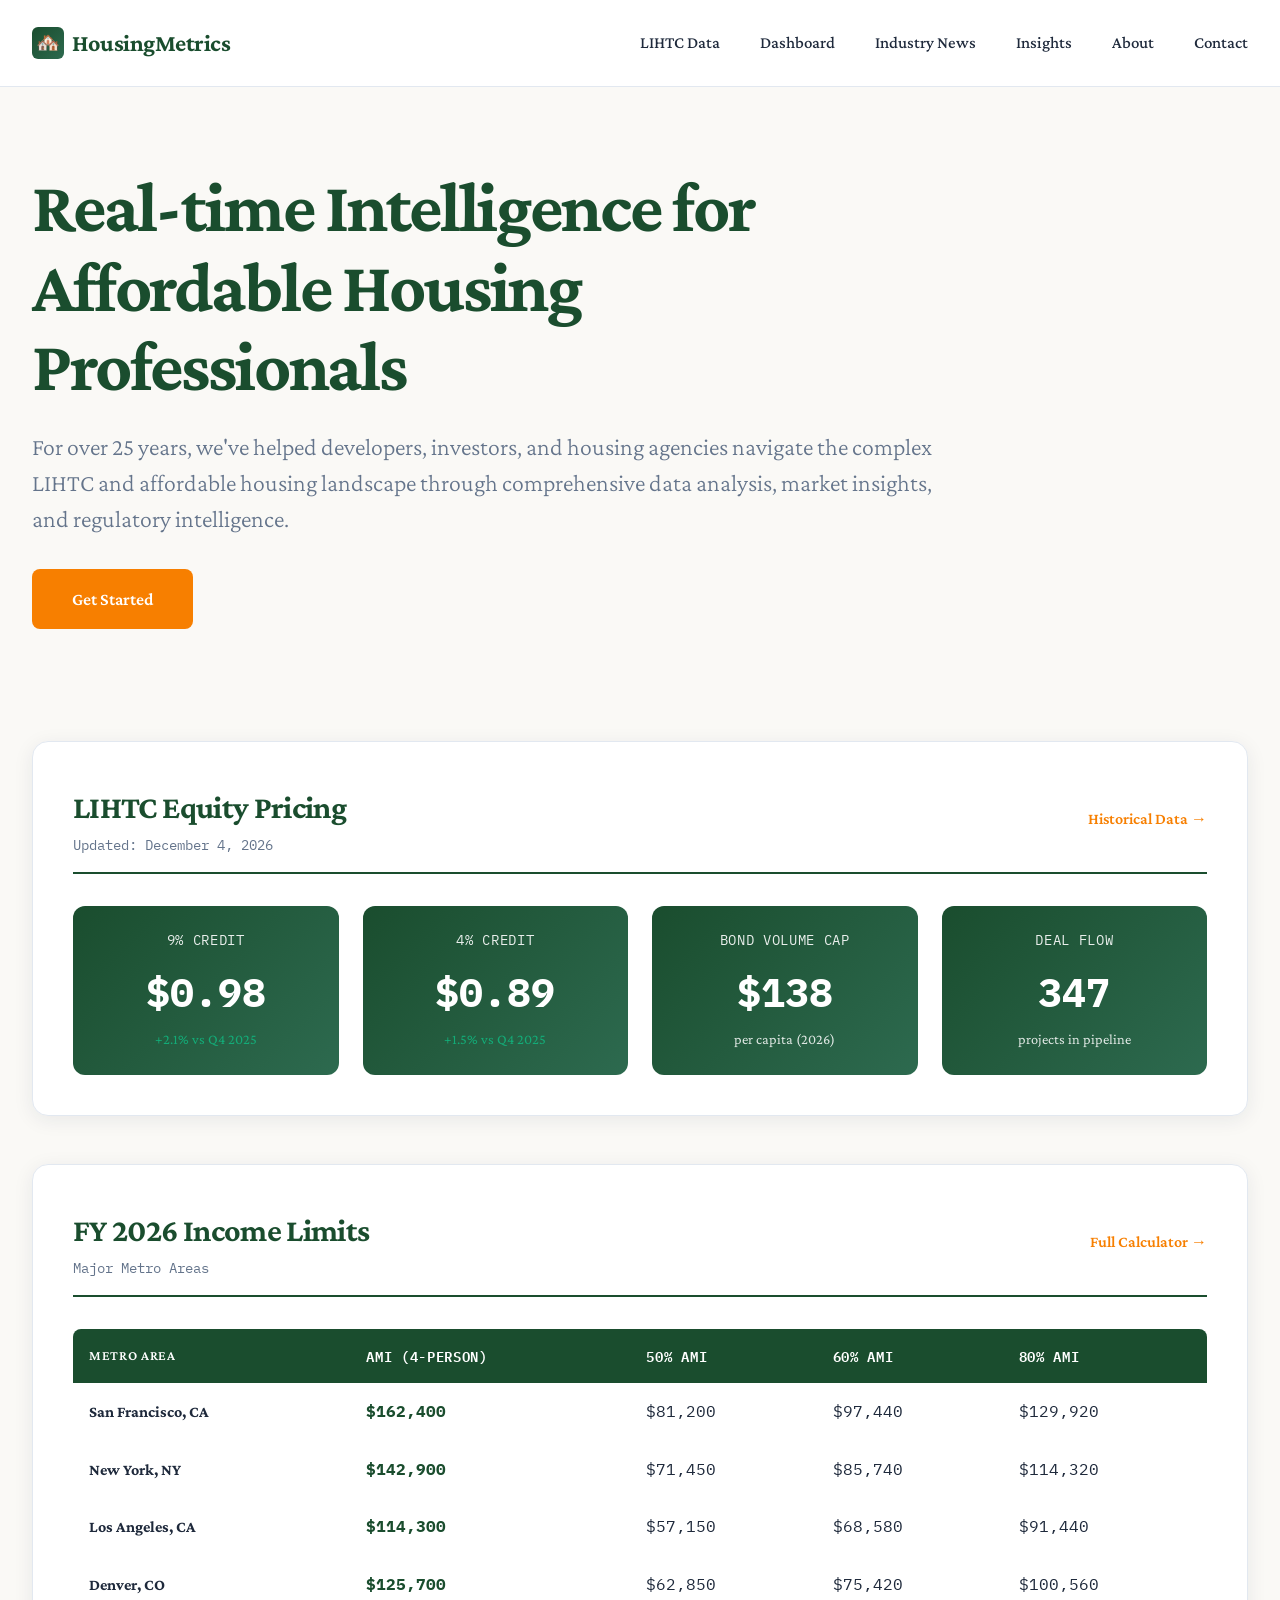
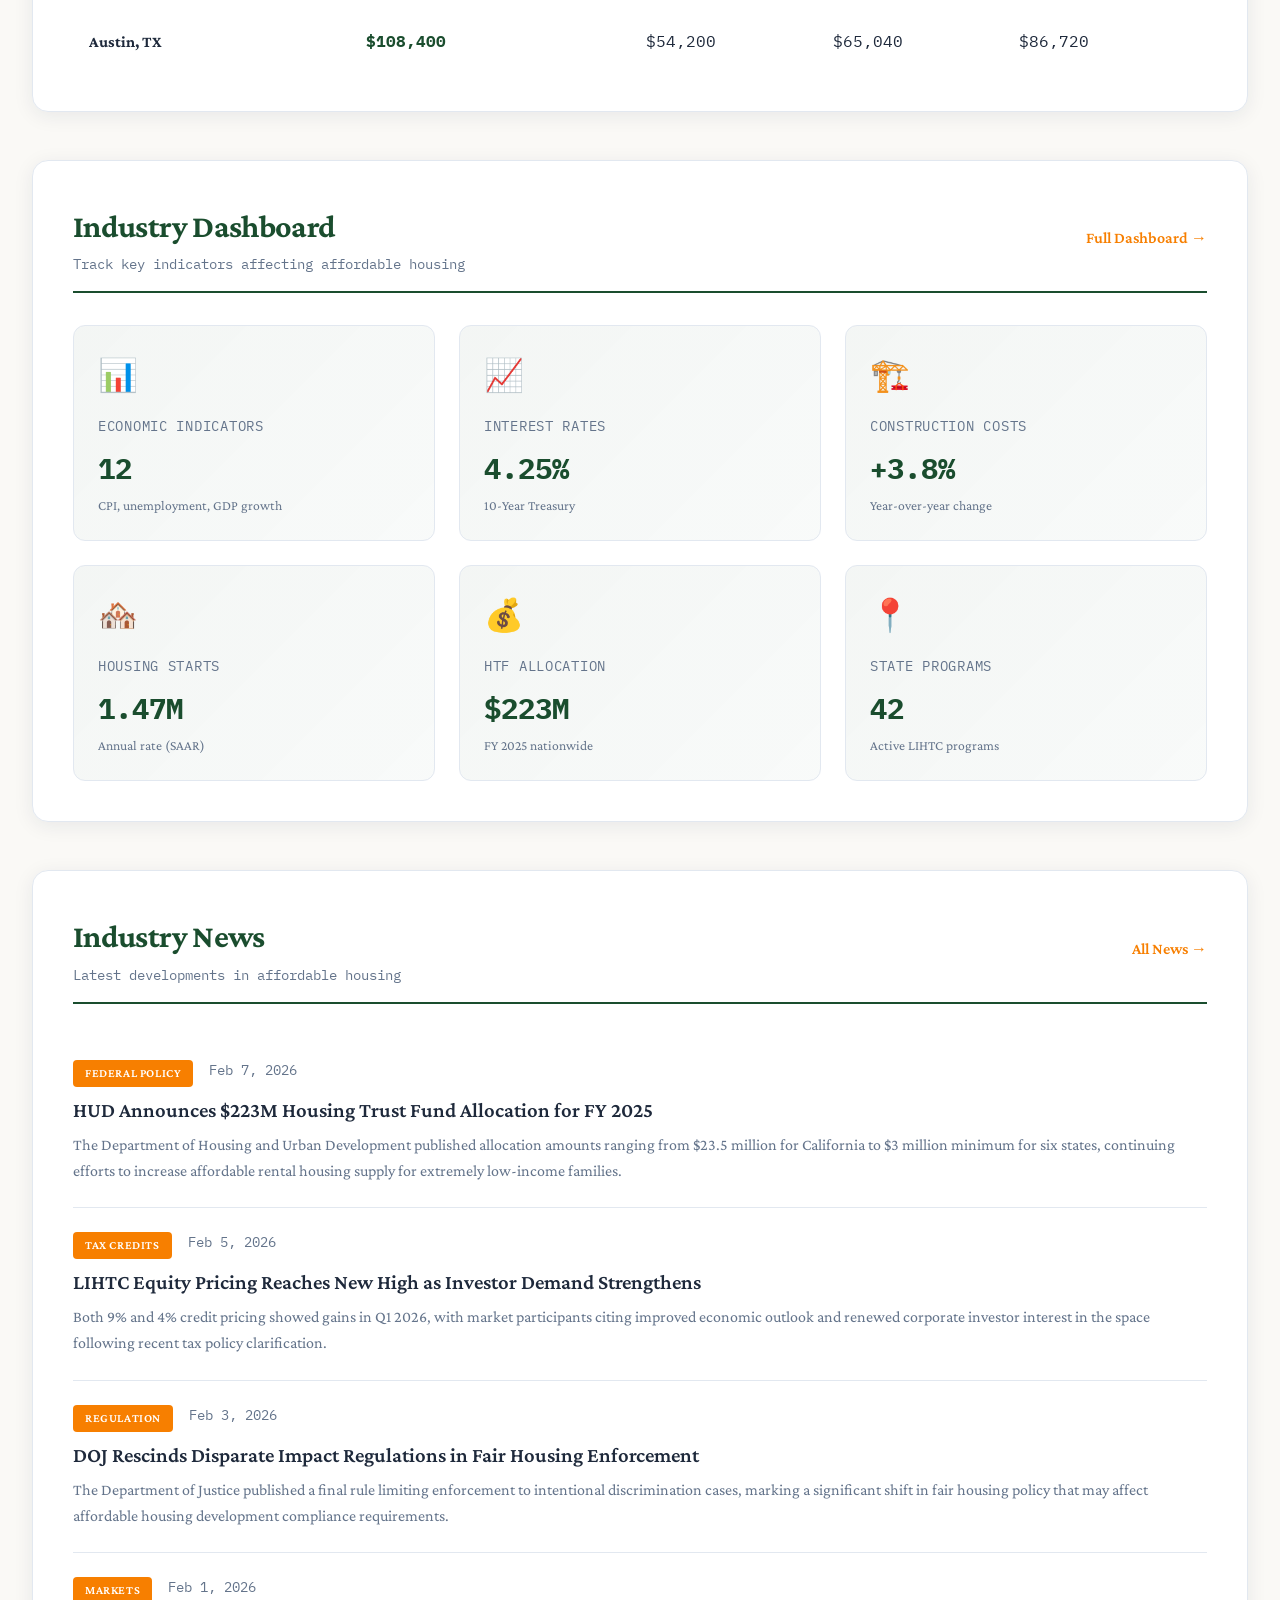
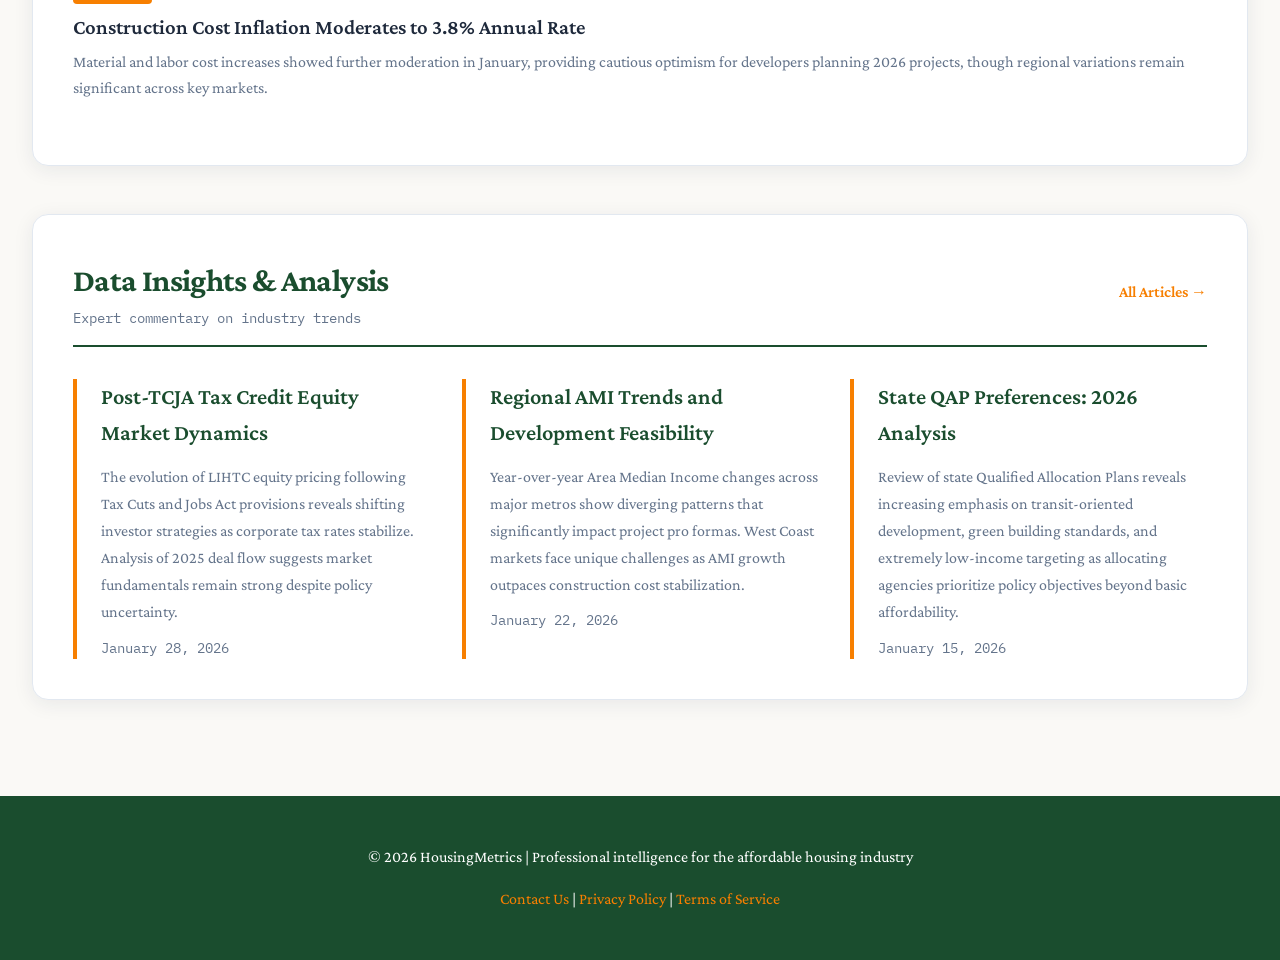
<file: housing-insights.html>
<!DOCTYPE html>
<html lang="en">
<head>
    <meta charset="UTF-8">
    <meta name="viewport" content="width=device-width, initial-scale=1.0">
    <title>HousingMetrics | Affordable Housing Industry Intelligence</title>
    <link href="https://fonts.googleapis.com/css2?family=IBM+Plex+Mono:wght@400;600;700&family=Crimson+Pro:wght@300;400;600;700&display=swap" rel="stylesheet">
    <style>
        * {
            margin: 0;
            padding: 0;
            box-sizing: border-box;
        }

        :root {
            --primary: #1a4d2e;
            --primary-light: #2d6a4f;
            --accent: #f77f00;
            --accent-dark: #d62828;
            --background: #faf9f6;
            --surface: #ffffff;
            --text: #1e293b;
            --text-muted: #64748b;
            --border: #e2e8f0;
            --shadow: rgba(30, 41, 59, 0.08);
        }

        body {
            font-family: 'Crimson Pro', Georgia, serif;
            background-color: var(--background);
            color: var(--text);
            line-height: 1.6;
            overflow-x: hidden;
        }

        .mono {
            font-family: 'IBM Plex Mono', 'Courier New', monospace;
        }

        /* Header & Navigation */
        header {
            position: sticky;
            top: 0;
            z-index: 1000;
            background: rgba(255, 255, 255, 0.92);
            backdrop-filter: blur(12px);
            border-bottom: 1px solid var(--border);
        }

        nav {
            max-width: 1400px;
            margin: 0 auto;
            padding: 1.5rem 2rem;
            display: flex;
            justify-content: space-between;
            align-items: center;
        }

        .logo {
            font-size: 1.5rem;
            font-weight: 700;
            color: var(--primary);
            text-decoration: none;
            letter-spacing: -0.02em;
            display: flex;
            align-items: center;
            gap: 0.5rem;
        }

        .logo-icon {
            width: 32px;
            height: 32px;
            background: linear-gradient(135deg, var(--primary), var(--primary-light));
            border-radius: 6px;
            display: flex;
            align-items: center;
            justify-content: center;
            font-size: 1.2rem;
        }

        .nav-links {
            display: flex;
            gap: 2.5rem;
            list-style: none;
        }

        .nav-links a {
            color: var(--text);
            text-decoration: none;
            font-weight: 500;
            transition: color 0.3s;
            font-size: 1.05rem;
        }

        .nav-links a:hover {
            color: var(--accent);
        }

        /* Hero Section */
        .hero {
            max-width: 1400px;
            margin: 0 auto;
            padding: 5rem 2rem 3rem;
            position: relative;
        }

        .hero-content {
            max-width: 920px;
        }

        .hero h1 {
            font-size: 4.5rem;
            font-weight: 700;
            line-height: 1.1;
            margin-bottom: 1.5rem;
            color: var(--primary);
            letter-spacing: -0.03em;
        }

        .hero-subtitle {
            font-size: 1.5rem;
            color: var(--text-muted);
            margin-bottom: 2rem;
            font-weight: 300;
            line-height: 1.5;
        }

        .cta-button {
            display: inline-block;
            padding: 1rem 2.5rem;
            background: var(--accent);
            color: white;
            text-decoration: none;
            border-radius: 8px;
            font-weight: 600;
            transition: all 0.3s;
            font-size: 1.1rem;
        }

        .cta-button:hover {
            background: var(--accent-dark);
            transform: translateY(-2px);
            box-shadow: 0 8px 20px rgba(247, 127, 0, 0.3);
        }

        /* Main Content Grid */
        .content-grid {
            max-width: 1400px;
            margin: 4rem auto;
            padding: 0 2rem;
            display: grid;
            gap: 3rem;
        }

        /* Section Styling */
        .section {
            background: var(--surface);
            border-radius: 16px;
            padding: 2.5rem;
            border: 1px solid var(--border);
            box-shadow: 0 4px 20px var(--shadow);
            animation: fadeInUp 0.6s ease-out;
            animation-fill-mode: both;
        }

        .section:nth-child(1) { animation-delay: 0.1s; }
        .section:nth-child(2) { animation-delay: 0.2s; }
        .section:nth-child(3) { animation-delay: 0.3s; }
        .section:nth-child(4) { animation-delay: 0.4s; }

        @keyframes fadeInUp {
            from {
                opacity: 0;
                transform: translateY(30px);
            }
            to {
                opacity: 1;
                transform: translateY(0);
            }
        }

        .section-header {
            display: flex;
            justify-content: space-between;
            align-items: center;
            margin-bottom: 2rem;
            padding-bottom: 1rem;
            border-bottom: 2px solid var(--primary);
        }

        .section-title {
            font-size: 2rem;
            font-weight: 700;
            color: var(--primary);
            letter-spacing: -0.02em;
        }

        .section-meta {
            color: var(--text-muted);
            font-size: 0.9rem;
        }

        .view-all {
            color: var(--accent);
            text-decoration: none;
            font-weight: 600;
            transition: color 0.3s;
        }

        .view-all:hover {
            color: var(--accent-dark);
        }

        /* Tax Credit Pricing Card */
        .pricing-grid {
            display: grid;
            grid-template-columns: repeat(auto-fit, minmax(200px, 1fr));
            gap: 1.5rem;
            margin-top: 1.5rem;
        }

        .price-card {
            background: linear-gradient(135deg, var(--primary) 0%, var(--primary-light) 100%);
            color: white;
            padding: 1.5rem;
            border-radius: 12px;
            text-align: center;
            transition: transform 0.3s;
        }

        .price-card:hover {
            transform: translateY(-4px);
        }

        .price-label {
            font-size: 0.85rem;
            opacity: 0.9;
            margin-bottom: 0.5rem;
            text-transform: uppercase;
            letter-spacing: 0.05em;
        }

        .price-value {
            font-size: 2.5rem;
            font-weight: 700;
            margin-bottom: 0.25rem;
        }

        .price-change {
            font-size: 0.9rem;
            opacity: 0.85;
        }

        .price-change.positive {
            color: #10b981;
        }

        .price-change.negative {
            color: #ef4444;
        }

        /* HUD Data Section */
        .data-table {
            width: 100%;
            border-collapse: separate;
            border-spacing: 0;
            margin-top: 1.5rem;
        }

        .data-table thead {
            background: var(--primary);
            color: white;
        }

        .data-table th {
            padding: 1rem;
            text-align: left;
            font-weight: 600;
            text-transform: uppercase;
            font-size: 0.85rem;
            letter-spacing: 0.05em;
        }

        .data-table th:first-child {
            border-radius: 8px 0 0 0;
        }

        .data-table th:last-child {
            border-radius: 0 8px 0 0;
        }

        .data-table tbody tr {
            border-bottom: 1px solid var(--border);
            transition: background 0.2s;
        }

        .data-table tbody tr:hover {
            background: rgba(26, 77, 46, 0.05);
        }

        .data-table td {
            padding: 1rem;
        }

        .metric-highlight {
            font-weight: 700;
            color: var(--primary);
        }

        /* Dashboard Grid */
        .dashboard-grid {
            display: grid;
            grid-template-columns: repeat(auto-fit, minmax(280px, 1fr));
            gap: 1.5rem;
            margin-top: 1.5rem;
        }

        .dashboard-card {
            background: linear-gradient(135deg, rgba(26, 77, 46, 0.05), rgba(45, 106, 79, 0.03));
            border: 1px solid var(--border);
            border-radius: 12px;
            padding: 1.5rem;
            transition: all 0.3s;
            position: relative;
            overflow: hidden;
        }

        .dashboard-card::before {
            content: '';
            position: absolute;
            top: 0;
            left: 0;
            width: 4px;
            height: 100%;
            background: var(--accent);
            transform: scaleY(0);
            transition: transform 0.3s;
        }

        .dashboard-card:hover {
            transform: translateX(4px);
            box-shadow: 0 4px 16px var(--shadow);
        }

        .dashboard-card:hover::before {
            transform: scaleY(1);
        }

        .card-icon {
            font-size: 2rem;
            margin-bottom: 0.75rem;
        }

        .card-label {
            font-size: 0.9rem;
            color: var(--text-muted);
            margin-bottom: 0.5rem;
            text-transform: uppercase;
            letter-spacing: 0.05em;
        }

        .card-value {
            font-size: 1.8rem;
            font-weight: 700;
            color: var(--primary);
        }

        .card-subtitle {
            font-size: 0.85rem;
            color: var(--text-muted);
            margin-top: 0.25rem;
        }

        /* News Feed */
        .news-item {
            padding: 1.5rem 0;
            border-bottom: 1px solid var(--border);
            transition: all 0.3s;
        }

        .news-item:last-child {
            border-bottom: none;
        }

        .news-item:hover {
            padding-left: 1rem;
            background: rgba(26, 77, 46, 0.03);
            margin: 0 -1rem;
            padding-right: 2rem;
        }

        .news-meta {
            display: flex;
            gap: 1rem;
            margin-bottom: 0.5rem;
            font-size: 0.85rem;
            color: var(--text-muted);
        }

        .news-tag {
            background: var(--accent);
            color: white;
            padding: 0.25rem 0.75rem;
            border-radius: 4px;
            font-weight: 600;
            text-transform: uppercase;
            letter-spacing: 0.05em;
            font-size: 0.75rem;
        }

        .news-title {
            font-size: 1.3rem;
            font-weight: 600;
            color: var(--text);
            margin-bottom: 0.5rem;
            line-height: 1.4;
        }

        .news-excerpt {
            color: var(--text-muted);
            line-height: 1.6;
        }

        /* Insights Section */
        .insights-grid {
            display: grid;
            grid-template-columns: repeat(auto-fit, minmax(300px, 1fr));
            gap: 2rem;
            margin-top: 1.5rem;
        }

        .insight-card {
            border-left: 4px solid var(--accent);
            padding-left: 1.5rem;
        }

        .insight-title {
            font-size: 1.4rem;
            font-weight: 600;
            margin-bottom: 0.75rem;
            color: var(--primary);
        }

        .insight-text {
            color: var(--text-muted);
            line-height: 1.7;
        }

        .insight-date {
            font-size: 0.85rem;
            color: var(--text-muted);
            margin-top: 0.75rem;
        }

        /* Footer */
        footer {
            background: var(--primary);
            color: white;
            padding: 3rem 2rem;
            margin-top: 6rem;
            text-align: center;
        }

        footer a {
            color: var(--accent);
            text-decoration: none;
        }

        footer a:hover {
            text-decoration: underline;
        }

        /* Loading States */
        .loading {
            animation: pulse 2s cubic-bezier(0.4, 0, 0.6, 1) infinite;
        }

        @keyframes pulse {
            0%, 100% {
                opacity: 1;
            }
            50% {
                opacity: 0.5;
            }
        }

        /* Responsive */
        @media (max-width: 768px) {
            .hero h1 {
                font-size: 3rem;
            }

            .nav-links {
                display: none;
            }

            .pricing-grid,
            .dashboard-grid {
                grid-template-columns: 1fr;
            }
        }
    </style>
</head>
<body>
    <header>
        <nav>
            <a href="/" class="logo">
                <span class="logo-icon">🏘️</span>
                HousingMetrics
            </a>
            <ul class="nav-links">
                <li><a href="#lihtc">LIHTC Data</a></li>
                <li><a href="#dashboard">Dashboard</a></li>
                <li><a href="#news">Industry News</a></li>
                <li><a href="#insights">Insights</a></li>
                <li><a href="#about">About</a></li>
                <li><a href="#contact">Contact</a></li>
            </ul>
        </nav>
    </header>

    <main>
        <section class="hero">
            <div class="hero-content">
                <h1>Real-time Intelligence for Affordable Housing Professionals</h1>
                <p class="hero-subtitle">For over 25 years, we've helped developers, investors, and housing agencies navigate the complex LIHTC and affordable housing landscape through comprehensive data analysis, market insights, and regulatory intelligence.</p>
                <a href="#contact" class="cta-button">Get Started</a>
            </div>
        </section>

        <div class="content-grid">
            <!-- Tax Credit Pricing -->
            <section class="section" id="lihtc">
                <div class="section-header">
                    <div>
                        <h2 class="section-title">LIHTC Equity Pricing</h2>
                        <p class="section-meta mono">Updated: <span id="pricing-date">February 8, 2026</span></p>
                    </div>
                    <a href="#" class="view-all">Historical Data →</a>
                </div>
                <div class="pricing-grid">
                    <div class="price-card">
                        <div class="price-label mono">9% Credit</div>
                        <div class="price-value mono">$0.98</div>
                        <div class="price-change positive">+2.1% vs Q4 2025</div>
                    </div>
                    <div class="price-card">
                        <div class="price-label mono">4% Credit</div>
                        <div class="price-value mono">$0.89</div>
                        <div class="price-change positive">+1.5% vs Q4 2025</div>
                    </div>
                    <div class="price-card">
                        <div class="price-label mono">Bond Volume Cap</div>
                        <div class="price-value mono">$138</div>
                        <div class="price-change">per capita (2026)</div>
                    </div>
                    <div class="price-card">
                        <div class="price-label mono">Deal Flow</div>
                        <div class="price-value mono">347</div>
                        <div class="price-change">projects in pipeline</div>
                    </div>
                </div>
            </section>

            <!-- HUD Income Limits -->
            <section class="section">
                <div class="section-header">
                    <div>
                        <h2 class="section-title">FY 2026 Income Limits</h2>
                        <p class="section-meta mono">Major Metro Areas</p>
                    </div>
                    <a href="#" class="view-all">Full Calculator →</a>
                </div>
                <table class="data-table">
                    <thead>
                        <tr>
                            <th>Metro Area</th>
                            <th class="mono">AMI (4-Person)</th>
                            <th class="mono">50% AMI</th>
                            <th class="mono">60% AMI</th>
                            <th class="mono">80% AMI</th>
                        </tr>
                    </thead>
                    <tbody>
                        <tr>
                            <td><strong>San Francisco, CA</strong></td>
                            <td class="mono metric-highlight">$162,400</td>
                            <td class="mono">$81,200</td>
                            <td class="mono">$97,440</td>
                            <td class="mono">$129,920</td>
                        </tr>
                        <tr>
                            <td><strong>New York, NY</strong></td>
                            <td class="mono metric-highlight">$142,900</td>
                            <td class="mono">$71,450</td>
                            <td class="mono">$85,740</td>
                            <td class="mono">$114,320</td>
                        </tr>
                        <tr>
                            <td><strong>Los Angeles, CA</strong></td>
                            <td class="mono metric-highlight">$114,300</td>
                            <td class="mono">$57,150</td>
                            <td class="mono">$68,580</td>
                            <td class="mono">$91,440</td>
                        </tr>
                        <tr>
                            <td><strong>Denver, CO</strong></td>
                            <td class="mono metric-highlight">$125,700</td>
                            <td class="mono">$62,850</td>
                            <td class="mono">$75,420</td>
                            <td class="mono">$100,560</td>
                        </tr>
                        <tr>
                            <td><strong>Austin, TX</strong></td>
                            <td class="mono metric-highlight">$108,400</td>
                            <td class="mono">$54,200</td>
                            <td class="mono">$65,040</td>
                            <td class="mono">$86,720</td>
                        </tr>
                    </tbody>
                </table>
            </section>

            <!-- Industry Dashboard -->
            <section class="section" id="dashboard">
                <div class="section-header">
                    <div>
                        <h2 class="section-title">Industry Dashboard</h2>
                        <p class="section-meta mono">Track key indicators affecting affordable housing</p>
                    </div>
                    <a href="#" class="view-all">Full Dashboard →</a>
                </div>
                <div class="dashboard-grid">
                    <div class="dashboard-card">
                        <div class="card-icon">📊</div>
                        <div class="card-label mono">Economic Indicators</div>
                        <div class="card-value mono">12</div>
                        <div class="card-subtitle">CPI, unemployment, GDP growth</div>
                    </div>
                    <div class="dashboard-card">
                        <div class="card-icon">📈</div>
                        <div class="card-label mono">Interest Rates</div>
                        <div class="card-value mono">4.25%</div>
                        <div class="card-subtitle">10-Year Treasury</div>
                    </div>
                    <div class="dashboard-card">
                        <div class="card-icon">🏗️</div>
                        <div class="card-label mono">Construction Costs</div>
                        <div class="card-value mono">+3.8%</div>
                        <div class="card-subtitle">Year-over-year change</div>
                    </div>
                    <div class="dashboard-card">
                        <div class="card-icon">🏘️</div>
                        <div class="card-label mono">Housing Starts</div>
                        <div class="card-value mono">1.47M</div>
                        <div class="card-subtitle">Annual rate (SAAR)</div>
                    </div>
                    <div class="dashboard-card">
                        <div class="card-icon">💰</div>
                        <div class="card-label mono">HTF Allocation</div>
                        <div class="card-value mono">$223M</div>
                        <div class="card-subtitle">FY 2025 nationwide</div>
                    </div>
                    <div class="dashboard-card">
                        <div class="card-icon">📍</div>
                        <div class="card-label mono">State Programs</div>
                        <div class="card-value mono">42</div>
                        <div class="card-subtitle">Active LIHTC programs</div>
                    </div>
                </div>
            </section>

            <!-- Industry News -->
            <section class="section" id="news">
                <div class="section-header">
                    <div>
                        <h2 class="section-title">Industry News</h2>
                        <p class="section-meta mono">Latest developments in affordable housing</p>
                    </div>
                    <a href="#" class="view-all">All News →</a>
                </div>
                <div>
                    <article class="news-item">
                        <div class="news-meta">
                            <span class="news-tag">Federal Policy</span>
                            <span class="mono">Feb 7, 2026</span>
                        </div>
                        <h3 class="news-title">HUD Announces $223M Housing Trust Fund Allocation for FY 2025</h3>
                        <p class="news-excerpt">The Department of Housing and Urban Development published allocation amounts ranging from $23.5 million for California to $3 million minimum for six states, continuing efforts to increase affordable rental housing supply for extremely low-income families.</p>
                    </article>
                    <article class="news-item">
                        <div class="news-meta">
                            <span class="news-tag">Tax Credits</span>
                            <span class="mono">Feb 5, 2026</span>
                        </div>
                        <h3 class="news-title">LIHTC Equity Pricing Reaches New High as Investor Demand Strengthens</h3>
                        <p class="news-excerpt">Both 9% and 4% credit pricing showed gains in Q1 2026, with market participants citing improved economic outlook and renewed corporate investor interest in the space following recent tax policy clarification.</p>
                    </article>
                    <article class="news-item">
                        <div class="news-meta">
                            <span class="news-tag">Regulation</span>
                            <span class="mono">Feb 3, 2026</span>
                        </div>
                        <h3 class="news-title">DOJ Rescinds Disparate Impact Regulations in Fair Housing Enforcement</h3>
                        <p class="news-excerpt">The Department of Justice published a final rule limiting enforcement to intentional discrimination cases, marking a significant shift in fair housing policy that may affect affordable housing development compliance requirements.</p>
                    </article>
                    <article class="news-item">
                        <div class="news-meta">
                            <span class="news-tag">Markets</span>
                            <span class="mono">Feb 1, 2026</span>
                        </div>
                        <h3 class="news-title">Construction Cost Inflation Moderates to 3.8% Annual Rate</h3>
                        <p class="news-excerpt">Material and labor cost increases showed further moderation in January, providing cautious optimism for developers planning 2026 projects, though regional variations remain significant across key markets.</p>
                    </article>
                </div>
            </section>

            <!-- Data Insights -->
            <section class="section" id="insights">
                <div class="section-header">
                    <div>
                        <h2 class="section-title">Data Insights & Analysis</h2>
                        <p class="section-meta mono">Expert commentary on industry trends</p>
                    </div>
                    <a href="#" class="view-all">All Articles →</a>
                </div>
                <div class="insights-grid">
                    <article class="insight-card">
                        <h3 class="insight-title">Post-TCJA Tax Credit Equity Market Dynamics</h3>
                        <p class="insight-text">The evolution of LIHTC equity pricing following Tax Cuts and Jobs Act provisions reveals shifting investor strategies as corporate tax rates stabilize. Analysis of 2025 deal flow suggests market fundamentals remain strong despite policy uncertainty.</p>
                        <p class="insight-date mono">January 28, 2026</p>
                    </article>
                    <article class="insight-card">
                        <h3 class="insight-title">Regional AMI Trends and Development Feasibility</h3>
                        <p class="insight-text">Year-over-year Area Median Income changes across major metros show diverging patterns that significantly impact project pro formas. West Coast markets face unique challenges as AMI growth outpaces construction cost stabilization.</p>
                        <p class="insight-date mono">January 22, 2026</p>
                    </article>
                    <article class="insight-card">
                        <h3 class="insight-title">State QAP Preferences: 2026 Analysis</h3>
                        <p class="insight-text">Review of state Qualified Allocation Plans reveals increasing emphasis on transit-oriented development, green building standards, and extremely low-income targeting as allocating agencies prioritize policy objectives beyond basic affordability.</p>
                        <p class="insight-date mono">January 15, 2026</p>
                    </article>
                </div>
            </section>
        </div>
    </main>

    <footer>
        <p>&copy; 2026 HousingMetrics | Professional intelligence for the affordable housing industry</p>
        <p style="margin-top: 1rem;">
            <a href="#contact">Contact Us</a> | 
            <a href="#privacy">Privacy Policy</a> | 
            <a href="#terms">Terms of Service</a>
        </p>
    </footer>

    <script>
        // Simulate real-time data updates
        function updateDateTime() {
            const now = new Date();
            const dateStr = now.toLocaleDateString('en-US', { 
                year: 'numeric', 
                month: 'long', 
                day: 'numeric' 
            });
            document.getElementById('pricing-date').textContent = dateStr;
        }

        // Initialize
        updateDateTime();
        
        // Add smooth scrolling
        document.querySelectorAll('a[href^="#"]').forEach(anchor => {
            anchor.addEventListener('click', function (e) {
                e.preventDefault();
                const target = document.querySelector(this.getAttribute('href'));
                if (target) {
                    target.scrollIntoView({
                        behavior: 'smooth',
                        block: 'start'
                    });
                }
            });
        });
    </script>
</body>
</html>
</file>
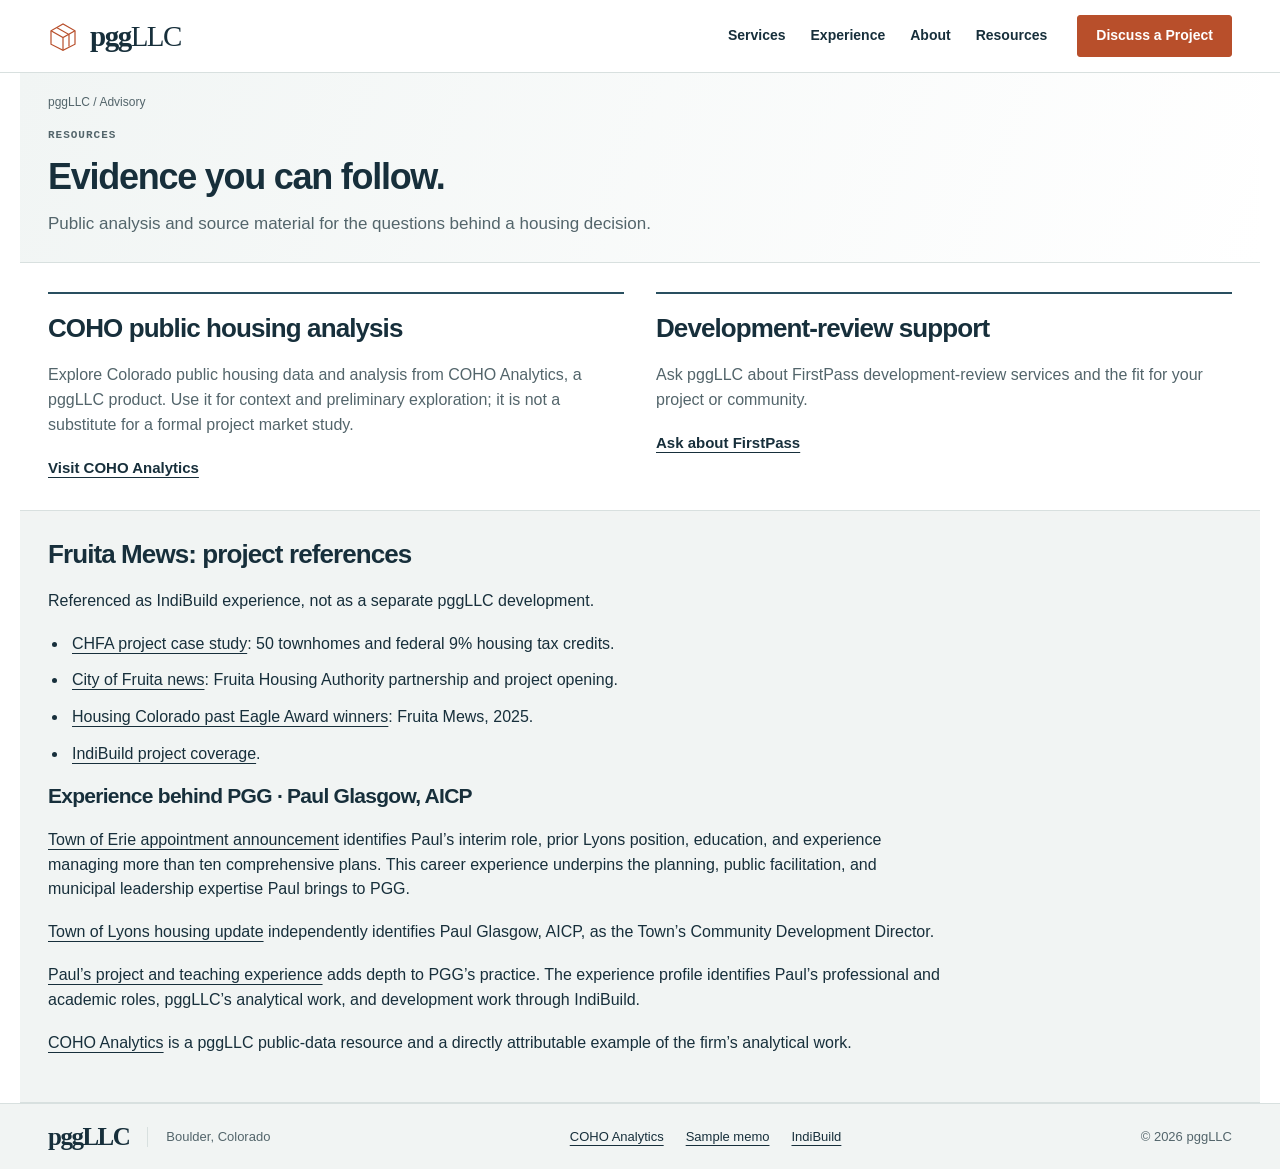
<file: resources.html>
<!doctype html><html lang="en">
<head><meta charset="utf-8">
<meta name="viewport" content="width=device-width,initial-scale=1">
<title>Housing Resources & Project Sources | pggLLC</title>
<meta name="description" content="Public housing analysis and source material supporting pggLLC experience and project references.">
<link rel="canonical" href="https://pggllc.org/resources.html">
<meta property="og:title" content="Housing Resources & Project Sources">
<meta property="og:description" content="Public housing analysis and source material supporting pggLLC experience and project references.">
<meta property="og:type" content="website">
<meta name="theme-color" content="#153c39">
<link rel="icon" href="/assets/favicon.svg" type="image/svg+xml">
<link rel="stylesheet" href="/assets/site.css?v=2">
<link rel="stylesheet" href="/assets/refinements.css"></head><body><a class="skip" href="#main">Skip to content</a>
<header class="site-header">
<div class="header-inner"><a class="brand" href="/" aria-label="pggLLC home"><svg viewBox="0 0 40 40" aria-hidden="true"><path d="M4 31V13L20 4L36 13V31L20 39Z"/><path d="M4 13L20 22L36 13M20 22V39M12 9L28 18V34"/></svg><span>pgg<span class="brand-light">LLC</span></span></a>
<nav aria-label="Main navigation"><a href="/services/">Services</a><a href="/about-us/#experience">Experience</a><a href="/about-us/">About</a><a href="/resources.html">Resources</a></nav><a class="button small" href="/contact-us/">Discuss a Project</a></div>
</header><main id="main" tabindex="-1" class="interior">
<section class="intro"><a class="breadcrumb" href="/">pggLLC / Advisory</a>
<p class="eyebrow">Resources</p>
<h1>Evidence you can follow.</h1>
<p class="lead">Public analysis and source material for the questions behind a housing decision.</p>
</section><section>
<div class="grid two">
<article><h2>COHO public housing analysis</h2>
<p>Explore Colorado public housing data and analysis from COHO Analytics, a pggLLC product. Use it for context and preliminary exploration; it is not a substitute for a formal project market study.</p><a href="https://cohoanalytics.com/">Visit COHO Analytics</a></article>
<article><h2>Development-review support</h2>
<p>Ask pggLLC about FirstPass development-review services and the fit for your project or community.</p><a href="/contact-us/">Ask about FirstPass</a></article></div>
</section><section id="fruita" class="pale">
<h2>Fruita Mews: project references</h2>
<p>Referenced as IndiBuild experience, not as a separate pggLLC development.</p>
<ul><li><a href="https://multifamily-ehub.chfainfo.com/fruita-mews-fruita">CHFA project case study</a>: 50 townhomes and federal 9% housing tax credits.</li>
<li><a href="https://www.fruita.org/m/newsflash?cat=1">City of Fruita news</a>: Fruita Housing Authority partnership and project opening.</li>
<li><a href="https://housingcolorado.org/events/eagle-awards/past-eagle-award-winners/">Housing Colorado past Eagle Award winners</a>: Fruita Mews, 2025.</li>
<li><a href="https://indibuild.com/the-mews-in-the-news">IndiBuild project coverage</a>.</li></ul>
<h3>Experience behind PGG · Paul Glasgow, AICP</h3><p><a href="https://www.erieco.gov/CivicAlerts.aspx?AID=2652&amp;ARC=4188">Town of Erie appointment announcement</a> identifies Paul’s interim role, prior Lyons position, education, and experience managing more than ten comprehensive plans. This career experience underpins the planning, public facilitation, and municipal leadership expertise Paul brings to PGG.</p><p><a href="https://www.townoflyons.com/CivicSend/ViewMessage/message/54534">Town of Lyons housing update</a> independently identifies Paul Glasgow, AICP, as the Town’s Community Development Director.</p><p><a href="/about-us/#experience">Paul’s project and teaching experience</a> adds depth to PGG’s practice. The experience profile identifies Paul’s professional and academic roles, pggLLC’s analytical work, and development work through IndiBuild.</p><p><a href="https://cohoanalytics.com/">COHO Analytics</a> is a pggLLC public-data resource and a directly attributable example of the firm’s analytical work.</p></section></main>
<footer><div class="footer-inner">
<div><a class="brand" href="/">pggLLC</a><span class="footer-location">Boulder, Colorado</span></div>
<nav aria-label="Footer navigation"><a href="https://cohoanalytics.com/">COHO Analytics</a><a href="/sample-site-decision-memo.html">Sample memo</a><a href="https://indibuild.com/">IndiBuild</a></nav>
<p>© 2026 pggLLC</p></div>
</footer></body></html>
</file>
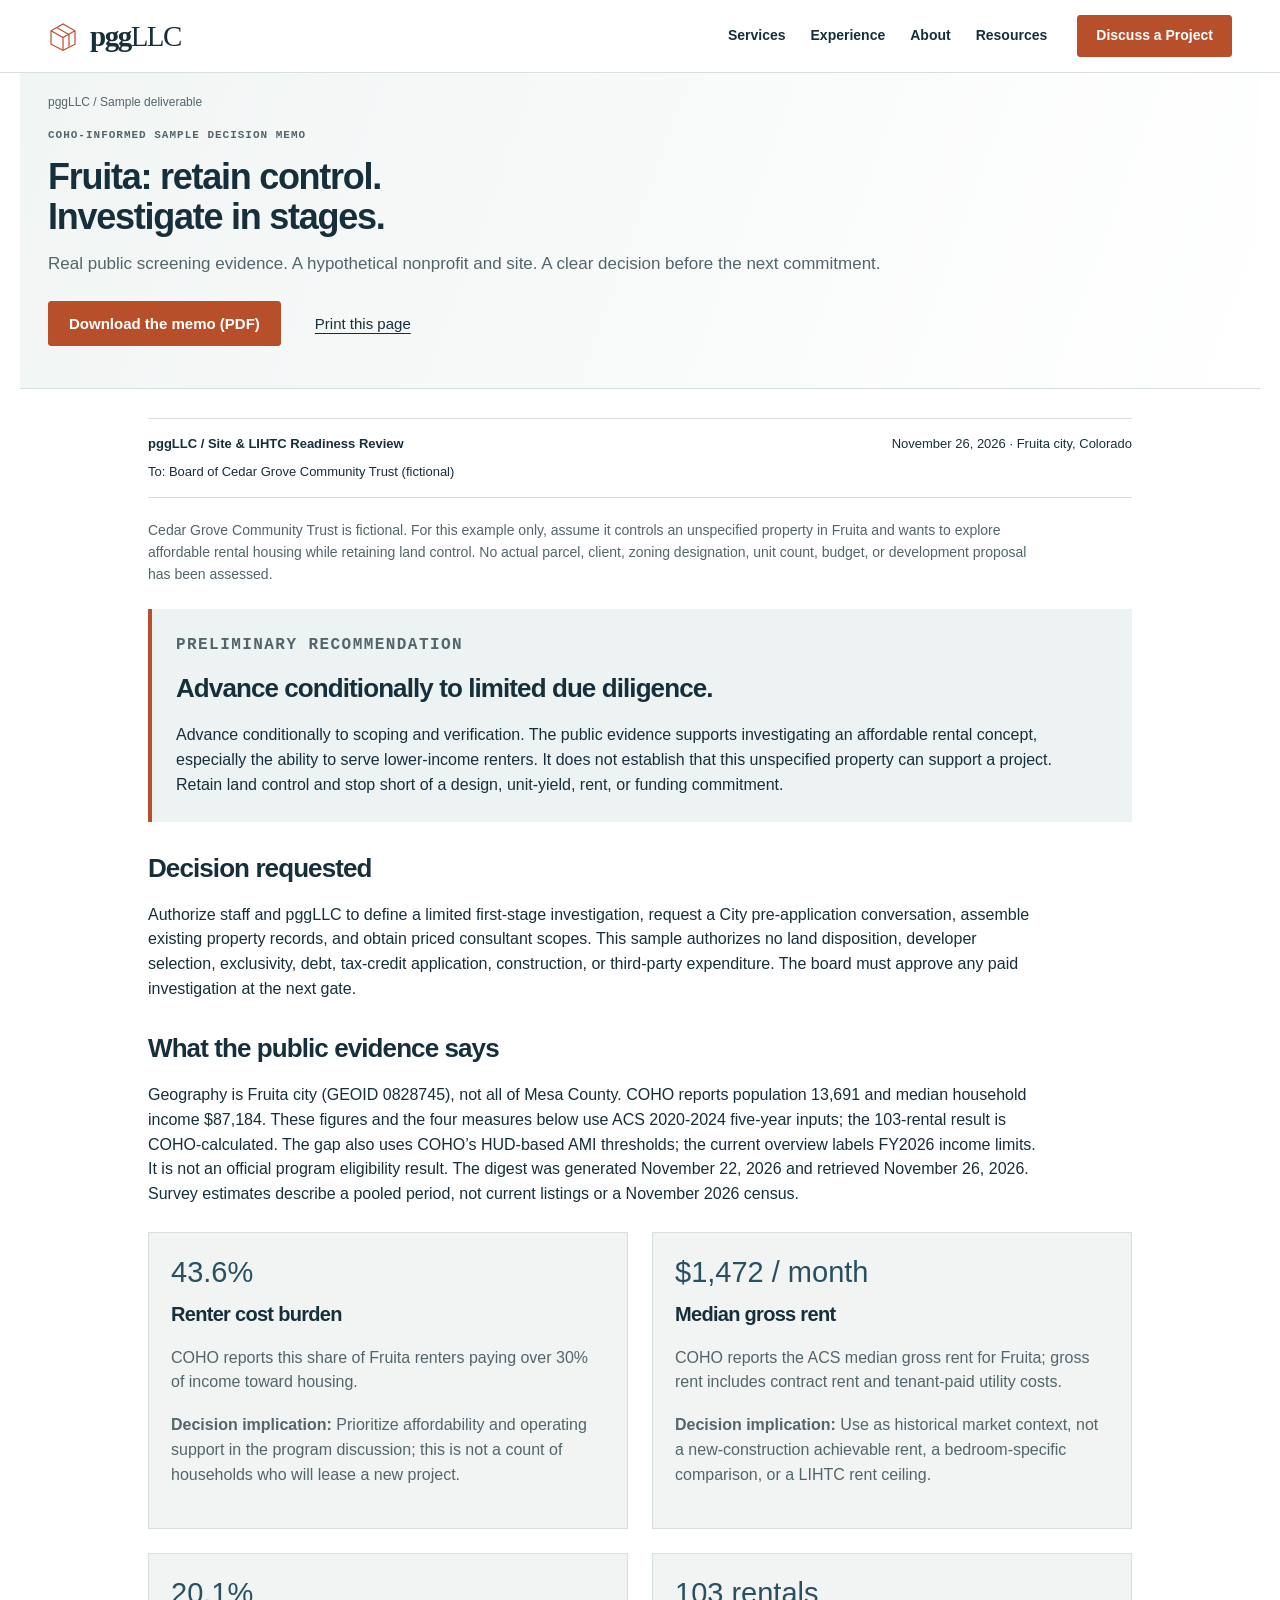
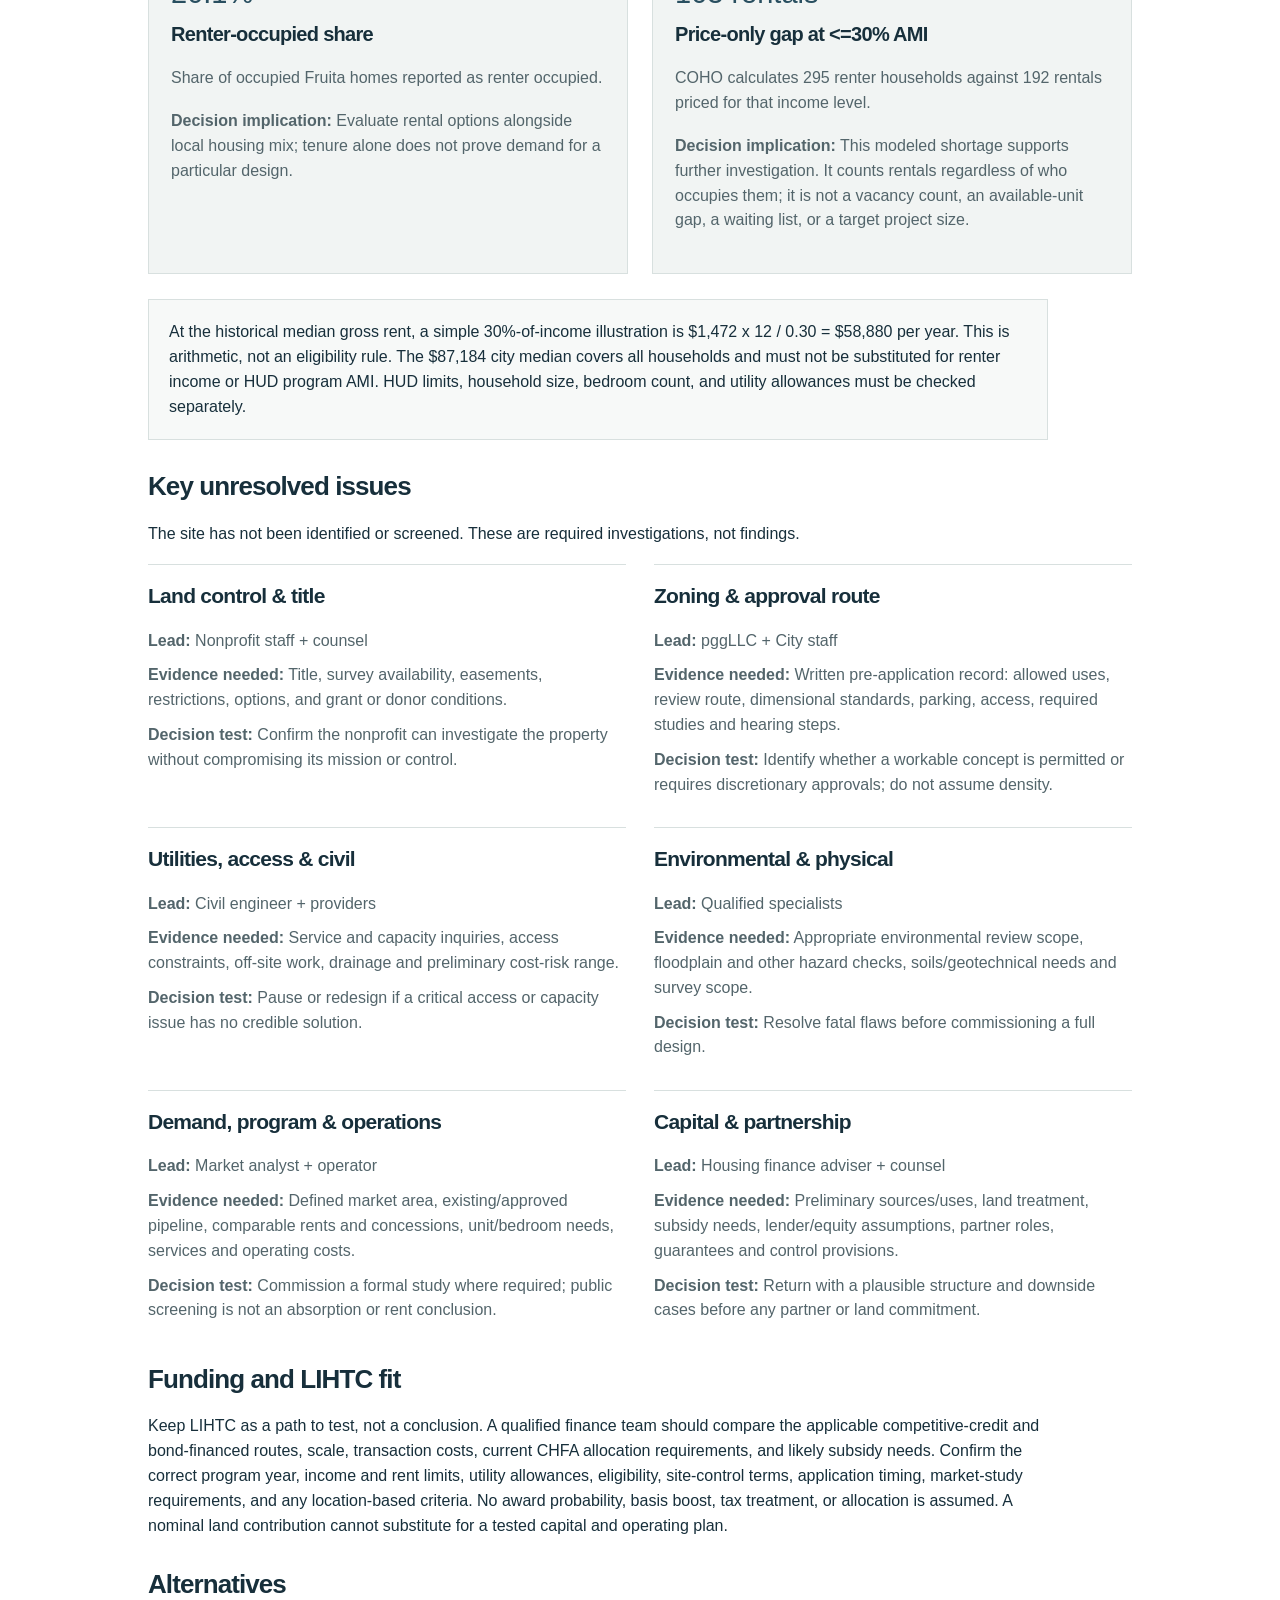
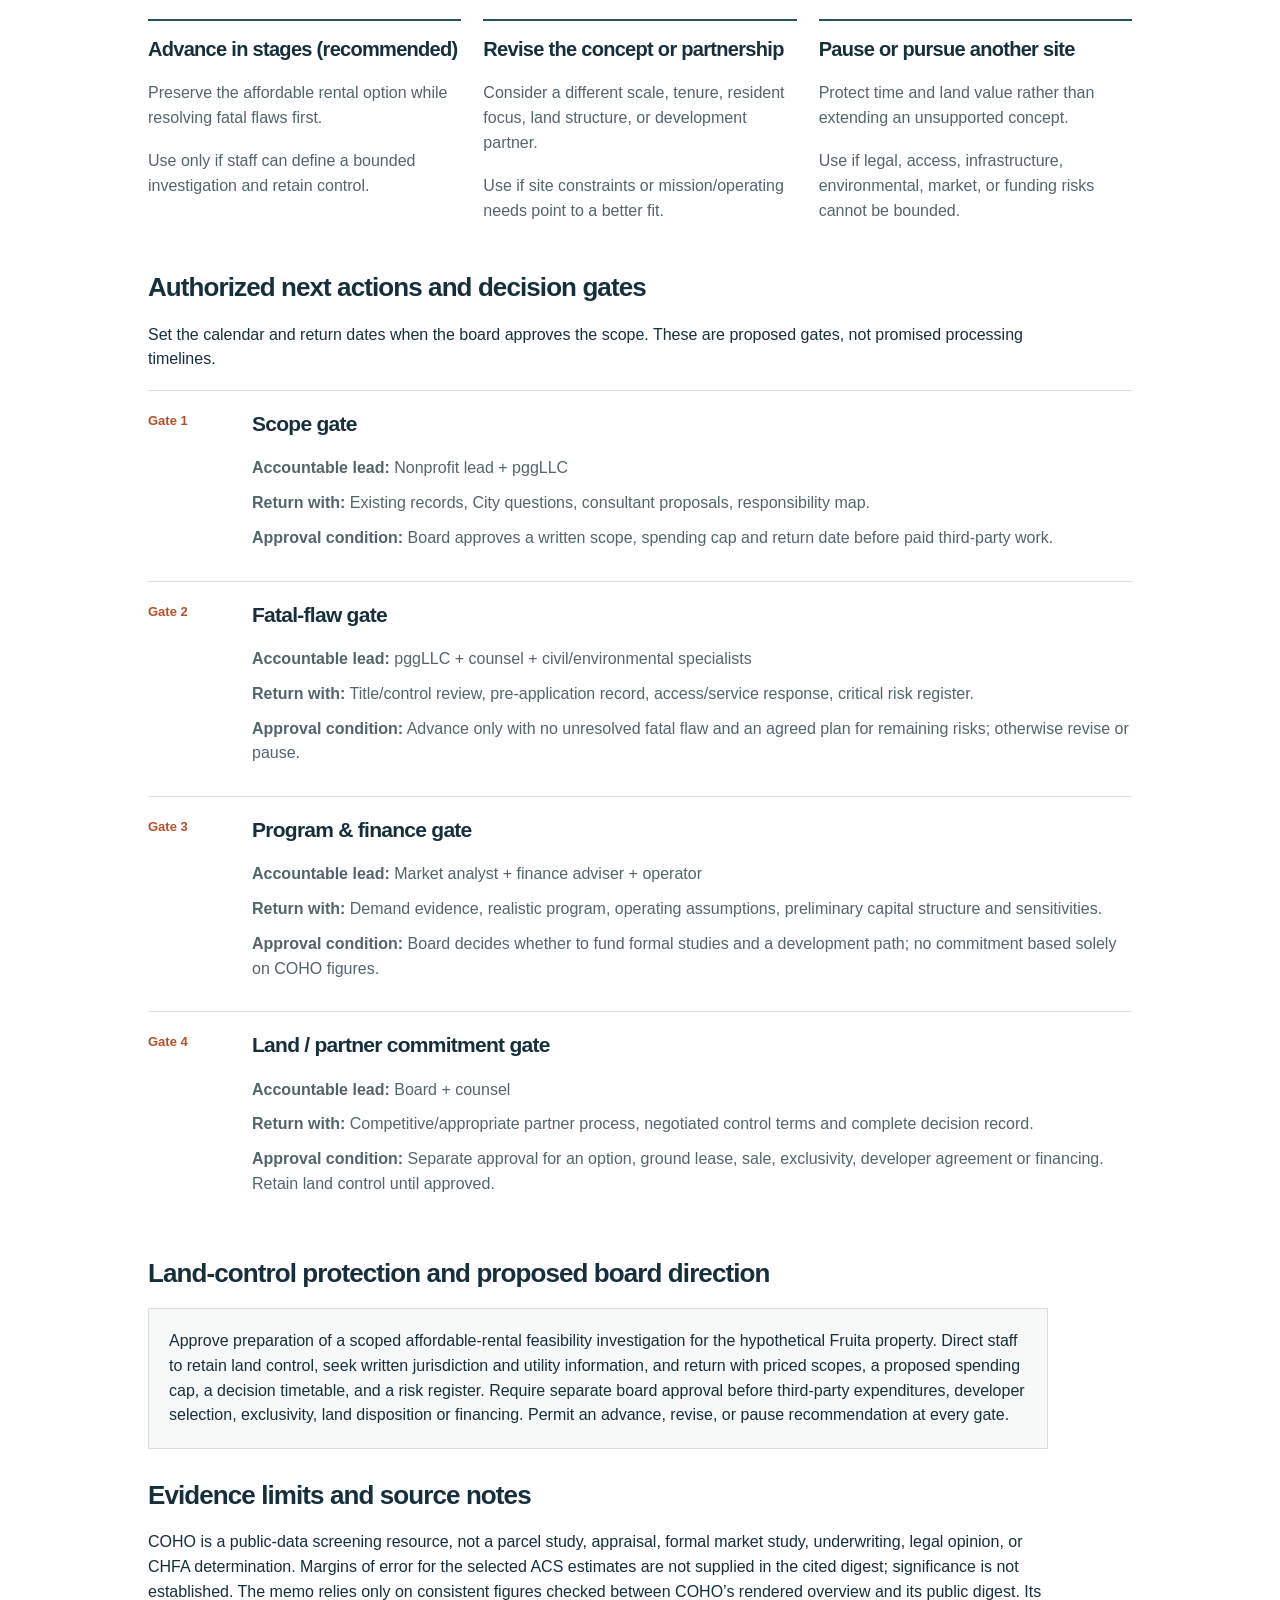
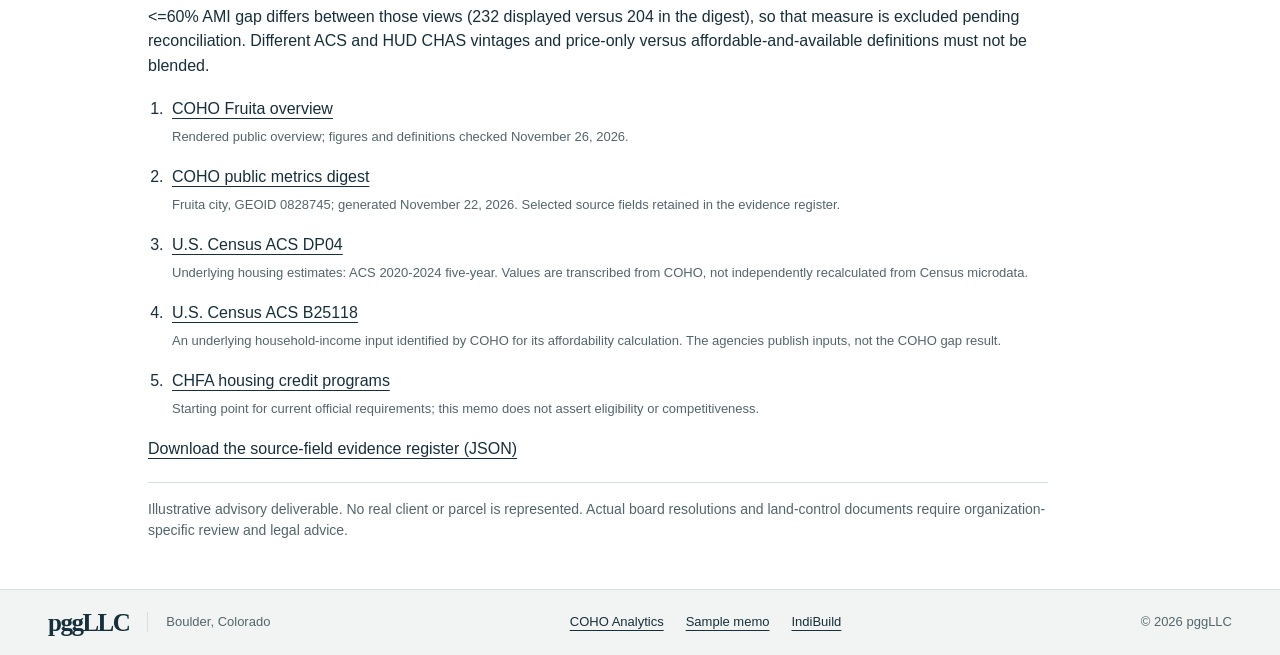
<file: sample-site-decision-memo.html>
<!doctype html><html lang="en">
<head><meta charset="utf-8">
<meta name="viewport" content="width=device-width,initial-scale=1">
<title>COHO-Informed Fruita Sample Decision Memo | pggLLC</title>
<meta name="description" content="A practical PGG sample board memo using verified COHO Fruita screening data, staged due diligence, land-control protections and clear decision gates.">
<link rel="canonical" href="https://pggllc.org/sample-site-decision-memo.html">
<meta property="og:title" content="COHO-Informed Fruita Sample Decision Memo">
<meta property="og:description" content="A practical PGG sample memo using verified COHO Fruita screening data, staged due diligence and board decision gates.">
<meta property="og:type" content="website">
<meta name="theme-color" content="#153c39">
<link rel="icon" href="/assets/favicon.svg" type="image/svg+xml">
<link rel="stylesheet" href="/assets/site.css?v=2">
<link rel="stylesheet" href="/assets/memo.css"><link rel="stylesheet" href="/assets/refinements.css"></head><body><a class="skip" href="#main">Skip to content</a>
<header class="site-header">
<div class="header-inner"><a class="brand" href="/" aria-label="pggLLC home"><svg viewBox="0 0 40 40" aria-hidden="true"><path d="M4 31V13L20 4L36 13V31L20 39Z"/><path d="M4 13L20 22L36 13M20 22V39M12 9L28 18V34"/></svg><span>pgg<span class="brand-light">LLC</span></span></a>
<nav aria-label="Main navigation"><a href="/services/">Services</a><a href="/about-us/#experience">Experience</a><a href="/about-us/">About</a><a href="/resources.html">Resources</a></nav><a class="button small" href="/contact-us/">Discuss a Project</a></div>
</header><main id="main" tabindex="-1" class="interior"><section class="intro"><a class="breadcrumb" href="/">pggLLC / Sample deliverable</a><p class="eyebrow">COHO-informed sample decision memo</p><h1>Fruita: retain control.<br>Investigate in stages.</h1><p class="lead">Real public screening evidence. A hypothetical nonprofit and site. A clear decision before the next commitment.</p><div class="actions"><a class="button" href="/downloads/pgg-fruita-sample-decision-memo.pdf" download>Download the memo (PDF)</a><button class="print-link" onclick="window.print()">Print this page</button></div></section><section class="memo case-memo"><div class="memo-meta"><strong>pggLLC / Site &amp; LIHTC Readiness Review</strong><span>November 26, 2026 · Fruita city, Colorado</span><span>To: Board of Cedar Grove Community Trust (fictional)</span></div><p class="assumption">Cedar Grove Community Trust is fictional. For this example only, assume it controls an unspecified property in Fruita and wants to explore affordable rental housing while retaining land control. No actual parcel, client, zoning designation, unit count, budget, or development proposal has been assessed.</p><div class="memo-decision"><p class="eyebrow">Preliminary recommendation</p><h2>Advance conditionally to limited due diligence.</h2><p>Advance conditionally to scoping and verification. The public evidence supports investigating an affordable rental concept, especially the ability to serve lower-income renters. It does not establish that this unspecified property can support a project. Retain land control and stop short of a design, unit-yield, rent, or funding commitment.</p></div><h2>Decision requested</h2><p>Authorize staff and pggLLC to define a limited first-stage investigation, request a City pre-application conversation, assemble existing property records, and obtain priced consultant scopes. This sample authorizes no land disposition, developer selection, exclusivity, debt, tax-credit application, construction, or third-party expenditure. The board must approve any paid investigation at the next gate.</p><h2>What the public evidence says</h2><p>Geography is Fruita city (GEOID 0828745), not all of Mesa County. COHO reports population 13,691 and median household income $87,184. These figures and the four measures below use ACS 2020-2024 five-year inputs; the 103-rental result is COHO-calculated. The gap also uses COHO’s HUD-based AMI thresholds; the current overview labels FY2026 income limits. It is not an official program eligibility result. The digest was generated November 22, 2026 and retrieved November 26, 2026. Survey estimates describe a pooled period, not current listings or a November 2026 census.</p><div class="evidence-grid"><article><strong class="evidence-value">43.6%</strong><h3>Renter cost burden</h3><p>COHO reports this share of Fruita renters paying over 30% of income toward housing.</p><p><b>Decision implication:</b> Prioritize affordability and operating support in the program discussion; this is not a count of households who will lease a new project.</p></article><article><strong class="evidence-value">$1,472 / month</strong><h3>Median gross rent</h3><p>COHO reports the ACS median gross rent for Fruita; gross rent includes contract rent and tenant-paid utility costs.</p><p><b>Decision implication:</b> Use as historical market context, not a new-construction achievable rent, a bedroom-specific comparison, or a LIHTC rent ceiling.</p></article><article><strong class="evidence-value">20.1%</strong><h3>Renter-occupied share</h3><p>Share of occupied Fruita homes reported as renter occupied.</p><p><b>Decision implication:</b> Evaluate rental options alongside local housing mix; tenure alone does not prove demand for a particular design.</p></article><article><strong class="evidence-value">103 rentals</strong><h3>Price-only gap at &lt;=30% AMI</h3><p>COHO calculates 295 renter households against 192 rentals priced for that income level.</p><p><b>Decision implication:</b> This modeled shortage supports further investigation. It counts rentals regardless of who occupies them; it is not a vacancy count, an available-unit gap, a waiting list, or a target project size.</p></article></div><p class="memo-callout">At the historical median gross rent, a simple 30%-of-income illustration is $1,472 x 12 / 0.30 = $58,880 per year. This is arithmetic, not an eligibility rule. The $87,184 city median covers all households and must not be substituted for renter income or HUD program AMI. HUD limits, household size, bedroom count, and utility allowances must be checked separately.</p><h2>Key unresolved issues</h2><p>The site has not been identified or screened. These are required investigations, not findings.</p><div class="diligence-list"><article><h3>Land control &amp; title</h3><p><b>Lead:</b> Nonprofit staff + counsel</p><p><b>Evidence needed:</b> Title, survey availability, easements, restrictions, options, and grant or donor conditions.</p><p><b>Decision test:</b> Confirm the nonprofit can investigate the property without compromising its mission or control.</p></article><article><h3>Zoning &amp; approval route</h3><p><b>Lead:</b> pggLLC + City staff</p><p><b>Evidence needed:</b> Written pre-application record: allowed uses, review route, dimensional standards, parking, access, required studies and hearing steps.</p><p><b>Decision test:</b> Identify whether a workable concept is permitted or requires discretionary approvals; do not assume density.</p></article><article><h3>Utilities, access &amp; civil</h3><p><b>Lead:</b> Civil engineer + providers</p><p><b>Evidence needed:</b> Service and capacity inquiries, access constraints, off-site work, drainage and preliminary cost-risk range.</p><p><b>Decision test:</b> Pause or redesign if a critical access or capacity issue has no credible solution.</p></article><article><h3>Environmental &amp; physical</h3><p><b>Lead:</b> Qualified specialists</p><p><b>Evidence needed:</b> Appropriate environmental review scope, floodplain and other hazard checks, soils/geotechnical needs and survey scope.</p><p><b>Decision test:</b> Resolve fatal flaws before commissioning a full design.</p></article><article><h3>Demand, program &amp; operations</h3><p><b>Lead:</b> Market analyst + operator</p><p><b>Evidence needed:</b> Defined market area, existing/approved pipeline, comparable rents and concessions, unit/bedroom needs, services and operating costs.</p><p><b>Decision test:</b> Commission a formal study where required; public screening is not an absorption or rent conclusion.</p></article><article><h3>Capital &amp; partnership</h3><p><b>Lead:</b> Housing finance adviser + counsel</p><p><b>Evidence needed:</b> Preliminary sources/uses, land treatment, subsidy needs, lender/equity assumptions, partner roles, guarantees and control provisions.</p><p><b>Decision test:</b> Return with a plausible structure and downside cases before any partner or land commitment.</p></article></div><h2>Funding and LIHTC fit</h2><p>Keep LIHTC as a path to test, not a conclusion. A qualified finance team should compare the applicable competitive-credit and bond-financed routes, scale, transaction costs, current CHFA allocation requirements, and likely subsidy needs. Confirm the correct program year, income and rent limits, utility allowances, eligibility, site-control terms, application timing, market-study requirements, and any location-based criteria. No award probability, basis boost, tax treatment, or allocation is assumed. A nominal land contribution cannot substitute for a tested capital and operating plan.</p><h2>Alternatives</h2><div class="alternatives"><article><h3>Advance in stages (recommended)</h3><p>Preserve the affordable rental option while resolving fatal flaws first.</p><p>Use only if staff can define a bounded investigation and retain control.</p></article><article><h3>Revise the concept or partnership</h3><p>Consider a different scale, tenure, resident focus, land structure, or development partner.</p><p>Use if site constraints or mission/operating needs point to a better fit.</p></article><article><h3>Pause or pursue another site</h3><p>Protect time and land value rather than extending an unsupported concept.</p><p>Use if legal, access, infrastructure, environmental, market, or funding risks cannot be bounded.</p></article></div><h2>Authorized next actions and decision gates</h2><p>Set the calendar and return dates when the board approves the scope. These are proposed gates, not promised processing timelines.</p><div class="gate-list"><article><span class="gate-label">Gate 1</span><div><h3>Scope gate</h3><p><b>Accountable lead:</b> Nonprofit lead + pggLLC</p><p><b>Return with:</b> Existing records, City questions, consultant proposals, responsibility map.</p><p><b>Approval condition:</b> Board approves a written scope, spending cap and return date before paid third-party work.</p></div></article><article><span class="gate-label">Gate 2</span><div><h3>Fatal-flaw gate</h3><p><b>Accountable lead:</b> pggLLC + counsel + civil/environmental specialists</p><p><b>Return with:</b> Title/control review, pre-application record, access/service response, critical risk register.</p><p><b>Approval condition:</b> Advance only with no unresolved fatal flaw and an agreed plan for remaining risks; otherwise revise or pause.</p></div></article><article><span class="gate-label">Gate 3</span><div><h3>Program &amp; finance gate</h3><p><b>Accountable lead:</b> Market analyst + finance adviser + operator</p><p><b>Return with:</b> Demand evidence, realistic program, operating assumptions, preliminary capital structure and sensitivities.</p><p><b>Approval condition:</b> Board decides whether to fund formal studies and a development path; no commitment based solely on COHO figures.</p></div></article><article><span class="gate-label">Gate 4</span><div><h3>Land / partner commitment gate</h3><p><b>Accountable lead:</b> Board + counsel</p><p><b>Return with:</b> Competitive/appropriate partner process, negotiated control terms and complete decision record.</p><p><b>Approval condition:</b> Separate approval for an option, ground lease, sale, exclusivity, developer agreement or financing. Retain land control until approved.</p></div></article></div><h2>Land-control protection and proposed board direction</h2><p class="memo-callout">Approve preparation of a scoped affordable-rental feasibility investigation for the hypothetical Fruita property. Direct staff to retain land control, seek written jurisdiction and utility information, and return with priced scopes, a proposed spending cap, a decision timetable, and a risk register. Require separate board approval before third-party expenditures, developer selection, exclusivity, land disposition or financing. Permit an advance, revise, or pause recommendation at every gate.</p><h2>Evidence limits and source notes</h2><p>COHO is a public-data screening resource, not a parcel study, appraisal, formal market study, underwriting, legal opinion, or CHFA determination. Margins of error for the selected ACS estimates are not supplied in the cited digest; significance is not established. The memo relies only on consistent figures checked between COHO’s rendered overview and its public digest. Its &lt;=60% AMI gap differs between those views (232 displayed versus 204 in the digest), so that measure is excluded pending reconciliation. Different ACS and HUD CHAS vintages and price-only versus affordable-and-available definitions must not be blended.</p><ol class="memo-sources"><li><a href="https://cohoanalytics.com/places-hub.html#/place/0828745">COHO Fruita overview</a><p>Rendered public overview; figures and definitions checked November 26, 2026.</p></li><li><a href="https://cohoanalytics.com/data/hna/jurisdiction-metrics-digest/0828745.json">COHO public metrics digest</a><p>Fruita city, GEOID 0828745; generated November 22, 2026. Selected source fields retained in the evidence register.</p></li><li><a href="https://data.census.gov/table/ACSDP5Y2024.DP04?g=160XX00US0828745">U.S. Census ACS DP04</a><p>Underlying housing estimates: ACS 2020-2024 five-year. Values are transcribed from COHO, not independently recalculated from Census microdata.</p></li><li><a href="https://data.census.gov/table/ACSDT5Y2024.B25118?g=160XX00US0828745">U.S. Census ACS B25118</a><p>An underlying household-income input identified by COHO for its affordability calculation. The agencies publish inputs, not the COHO gap result.</p></li><li><a href="https://www.chfainfo.com/rental-housing/housing-credit">CHFA housing credit programs</a><p>Starting point for current official requirements; this memo does not assert eligibility or competitiveness.</p></li></ol><p><a href="/downloads/fruita-memo-evidence.json" download>Download the source-field evidence register (JSON)</a></p><p class="note">Illustrative advisory deliverable. No real client or parcel is represented. Actual board resolutions and land-control documents require organization-specific review and legal advice.</p></section></main>
<footer><div class="footer-inner">
<div><a class="brand" href="/">pggLLC</a><span class="footer-location">Boulder, Colorado</span></div>
<nav aria-label="Footer navigation"><a href="https://cohoanalytics.com/">COHO Analytics</a><a href="/sample-site-decision-memo.html">Sample memo</a><a href="https://indibuild.com/">IndiBuild</a></nav>
<p>© 2026 pggLLC</p></div>
</footer></body></html>
</file>
<file: assets/site.css>
/* pggLLC / advisory site — static, dependency-free design system */
:root{--ink:#172f3b;--muted:#53656b;--paper:#f1f4f3;--line:#d8e0df;--accent:#b84f2b;--accent-dark:#973e21;--blue:#294f60;--serif:Georgia,"Times New Roman",serif;--sans:Inter,-apple-system,BlinkMacSystemFont,"Segoe UI",sans-serif;--mono:"SFMono-Regular",Consolas,monospace;--width:1240px}
*{box-sizing:border-box}html{scroll-behavior:smooth;scroll-padding-top:95px}body{margin:0;color:var(--ink);background:#fff;font:17px/1.6 var(--sans);-webkit-font-smoothing:antialiased}a{color:inherit;text-underline-offset:4px;text-decoration-thickness:1px}a:hover{color:var(--accent)}a:focus-visible,button:focus-visible{outline:3px solid #db854f;outline-offset:4px}button{font:inherit}.skip{position:absolute;top:-100px;left:15px;z-index:20;background:white;padding:12px}.skip:focus{top:8px}.site-header{background:#fff;border-bottom:1px solid var(--line);position:sticky;top:0;z-index:10}.header-inner{max-width:var(--width);margin:auto;min-height:82px;display:flex;align-items:center;gap:36px;padding:14px 28px}.brand{display:inline-flex;align-items:center;gap:12px;white-space:nowrap;font:700 31px/1 var(--serif);letter-spacing:-1.5px;text-decoration:none}.brand-light{font-weight:400}.brand svg{width:34px;height:40px;fill:none;stroke:var(--accent);stroke-width:1.6}.header-inner nav{display:flex;align-items:center;justify-content:flex-end;gap:28px;margin-left:auto;font-size:14px;font-weight:600}.header-inner nav a{text-decoration:none;padding:8px 0}.button{display:inline-flex;justify-content:center;align-items:center;min-height:46px;padding:12px 23px;background:var(--accent);color:#fff;border:1px solid var(--accent);text-decoration:none;font:600 15px/1.4 var(--sans);border-radius:3px;cursor:pointer;white-space:nowrap;transition:background .15s}.button:hover{color:#fff;background:var(--accent-dark);border-color:var(--accent-dark)}.button.small{min-height:42px;padding:10px 18px;font-size:14px}.button.light{background:#fff;color:var(--ink);border-color:#fff}.button.light:hover{background:#e0e9e8}.text-link{font-size:15px;font-weight:650}.eyebrow{font:600 12px/1.55 var(--mono);letter-spacing:.09em;text-transform:uppercase;margin:0 0 16px;color:var(--muted)}.rule{display:inline-block;width:26px;height:2px;background:var(--accent);vertical-align:middle;margin-right:8px}h1,h2,h3{line-height:1.12;letter-spacing:-.035em;margin:0 0 20px;font-weight:600}h1{font-size:clamp(38px,4vw,58px)}h2{font-size:34px}h3{font-size:25px}p{margin:0 0 18px}.lead{font-size:19px;line-height:1.55;color:var(--muted);max-width:700px}.home-hero{max-width:var(--width);display:grid;grid-template-columns:1fr 1.04fr;align-items:center;gap:54px;margin:auto;padding:46px 28px 38px}.hero-copy h1{font-size:clamp(40px,4.1vw,58px);font-weight:550;letter-spacing:-.047em;line-height:1.04;max-width:560px}.hero-copy h1 em{font-family:var(--serif);font-weight:400;color:var(--blue)}.hero-copy .lead{font-size:18px;line-height:1.6;max-width:510px;margin-bottom:22px}.actions{display:flex;gap:22px;align-items:center;flex-wrap:wrap;margin:22px 0 16px}.audience{font-size:13px;line-height:1.55;color:var(--muted);margin:0}.hero-figure{margin:0;border:1px solid #193c4d;background:#142f3e;box-shadow:0 12px 30px #17333e15}.hero-figure img{display:block;width:100%;height:auto}.hero-figure figcaption{display:grid;grid-template-columns:repeat(3,1fr);padding:18px 22px;border-top:1px solid #42606c;color:#c1d0d2;font-size:12px;line-height:1.5;gap:18px}.hero-figure b{display:block;color:#fff;font:500 16px/1.5 var(--sans);margin-bottom:2px}.trust-band{background:var(--paper);border-block:1px solid var(--line);display:flex;justify-content:space-between;align-items:center;gap:20px;padding:17px max(28px,calc((100vw - 1184px)/2));font-size:14px}.trust-band p{margin:0}.trust-band strong{font-weight:650}.trust-band p span{border-left:1px solid #a9b9ba;margin-left:16px;padding-left:16px;color:var(--muted)}.trust-band a{font-size:13px}.services-section{max-width:var(--width);margin:auto;padding:43px 28px 30px}.section-top{display:flex;justify-content:space-between;align-items:end;gap:30px;margin-bottom:25px}.section-top h2{margin:0}.section-top .eyebrow{margin-bottom:9px}.section-top>p{font-size:15px;line-height:1.55;color:var(--muted);margin:0}.service-grid{display:grid;grid-template-columns:1fr 1fr;border:1px solid var(--line);border-radius:4px;overflow:hidden}.service-grid article{padding:28px 32px;border:0;margin:0}.service-main{background:#edf3f2}.service-secondary{background:#fff;border-left:1px solid var(--line)!important}.service-title{display:flex;gap:12px;align-items:center;margin-bottom:16px}.service-title .eyebrow{margin:0;font-size:11px}.service-icon{width:35px;height:35px;fill:none;stroke:var(--blue);stroke-width:1.4;flex:none}.service-grid h3{font-size:28px;line-height:1.14;font-weight:550;margin-bottom:14px}.service-grid article>p{font-size:16px;color:var(--muted);max-width:440px;margin-bottom:15px}.scope-list{list-style:none;padding:0;margin:0 0 20px;font-size:14px;line-height:1.55}.scope-list li{padding:6px 0 6px 19px;margin:0;position:relative;border-bottom:1px solid #d7e1df}.scope-list li:last-child{border-bottom:0}.scope-list li:before{content:"";width:5px;height:5px;border:1px solid #738f94;position:absolute;left:0;top:14px}.memo-link{grid-column:1/-1;display:flex;gap:20px;align-items:center;padding:20px 32px;border-top:1px solid var(--line);text-decoration:none;background:#fafbfa;transition:background .15s}.memo-link:hover{background:#f1f4f3}.memo-link>svg{width:29px;height:35px;stroke:var(--accent);stroke-width:1.4;fill:none;flex:none}.memo-link>span:nth-child(2){display:flex;flex-direction:column;gap:3px}.memo-link .eyebrow{font-size:10px;margin:0}.memo-link strong{font-size:18px;font-weight:600}.memo-link>span:nth-child(2)>span:last-child{font-size:13px;color:var(--muted)}.memo-action{margin-left:auto;white-space:nowrap;font-size:14px;text-decoration:underline;text-underline-offset:4px}.scope-note{font-size:12px;color:var(--muted);margin:14px 0 0;max-width:900px}.experience-section{max-width:var(--width);margin:auto;display:grid;grid-template-columns:1fr 1fr;gap:26px 54px;padding:30px 28px 38px}.experience-copy{align-self:center}.experience-copy .eyebrow{font-size:11px;margin-bottom:12px}.experience-copy h2{font-size:32px;margin-bottom:18px}.experience-copy>p:not(.eyebrow){font-size:16px;line-height:1.6;color:var(--muted);max-width:520px}.project-panel{background:#173541;color:#fff;border-radius:4px;padding:26px 28px}.project-heading{display:flex;justify-content:space-between;gap:18px}.project-heading .eyebrow{font-size:10px;color:#c0d2d6;margin-bottom:9px}.project-heading h3{font:400 32px/1.1 var(--serif);margin-bottom:7px;letter-spacing:-.02em}.project-heading p:not(.eyebrow){font-size:13px;color:#bccfd2;margin:0}.award-mark{font:500 11px/1.5 var(--sans);text-align:center;color:#edba87;white-space:nowrap}.award-mark svg{display:block;width:26px;height:26px;margin:0 auto 5px;stroke:#edba87;fill:none;stroke-width:1}.project-facts{display:grid;grid-template-columns:.8fr 1.2fr;margin:22px 0 13px;border-block:1px solid #49636d;padding:14px 0;gap:24px}.project-facts p{margin:0;display:flex;gap:13px;align-items:center}.project-facts strong{font:400 38px/1.1 var(--serif)}.project-facts span{font-size:12px;line-height:1.4;color:#d3e0e2;max-width:100px}.project-partner{font-size:12px;color:#d3e0e2;margin-bottom:15px}.project-links{display:flex;gap:24px;font-size:13px}.project-links a:hover{color:#edba87}.independence{grid-column:1/-1;border-top:1px solid var(--line);padding-top:16px;font-size:13px;font-weight:600;margin:0}.independence span{font-weight:400;color:var(--muted)}.cta{max-width:1184px;background:var(--ink);color:#fff;margin:0 auto 36px;padding:26px 32px;display:flex;align-items:center;justify-content:space-between;gap:30px;border-radius:4px}.cta .eyebrow{font-size:10px;color:#c0d2d6;margin-bottom:6px}.cta h2{font-size:28px;letter-spacing:-.03em;margin:0;font-weight:500}.cta>div>p:not(.eyebrow){font-size:15px;color:#d2e1e2;margin:8px 0 0}footer{border-top:1px solid var(--line);background:var(--paper)}.footer-inner{max-width:var(--width);margin:auto;padding:24px 28px;display:flex;align-items:center;justify-content:space-between;gap:25px;font-size:12px}.footer-inner>div{display:flex;align-items:center;gap:18px}.footer-inner .brand{font-size:25px}.footer-location{color:var(--muted);font-size:12px;border-left:1px solid var(--line);padding-left:18px}.footer-inner nav{display:flex;gap:22px;font-size:12px}.footer-inner>p{margin:0;color:var(--muted)}
/* Supporting pages use the same compact editorial grid. */
.interior>section{max-width:var(--width);margin:0 auto;padding:38px 28px}.interior .intro{padding-top:25px;padding-bottom:30px;border-bottom:1px solid var(--line);background:linear-gradient(110deg,#f1f5f4,#fff)}.breadcrumb{display:block;font-size:12px;text-decoration:none;color:var(--muted);margin-bottom:23px}.intro .eyebrow{margin-bottom:13px;font-size:11px}.intro h1{font-size:46px;max-width:960px;line-height:1.08;margin-bottom:16px}.intro .lead{font-size:18px;max-width:850px;margin:0}.split{display:grid;grid-template-columns:1.15fr 1fr;gap:50px}.feature{background:#edf3f2;border:1px solid var(--line);padding:28px;border-radius:4px;align-self:start}.feature h2{font-size:26px}.feature h3{font-size:26px}.feature p{font-size:16px}.feature a{font-size:15px;font-weight:600}.interior h2{font-size:29px}.interior h3{font-size:22px;line-height:1.2}.interior p{max-width:900px}.interior li{font-size:16px;margin-bottom:12px;padding-left:4px}.interior ul{padding-left:20px}.interior .pale{background:var(--paper);border-block:1px solid var(--line)}.grid{display:grid;gap:32px}.three{grid-template-columns:repeat(3,1fr)}.two{grid-template-columns:repeat(2,1fr)}.interior article{border-top:2px solid var(--blue);padding-top:20px}.interior article p{font-size:16px;color:var(--muted)}.interior article a{font-size:15px;font-weight:600}.note{font-size:14px!important;color:var(--muted);border-top:1px solid var(--line);padding-top:16px;margin-top:20px}.interior .cta{max-width:1184px;padding:26px 32px;margin:0 auto 30px}.interior .cta h2{font-size:28px}.caption{font-size:13px;color:var(--muted)}.memo{max-width:990px!important}.memo>h2{max-width:770px}.memo dl{margin:25px 0;display:grid;grid-template-columns:180px 1fr;gap:0 28px}.memo dt{font-weight:600;font-size:15px;padding:18px 0;border-top:1px solid var(--line)}.memo dd{margin:0;font-size:16px;color:var(--muted);padding:18px 0;border-top:1px solid var(--line)}
@media(min-width:1600px){.home-hero{padding-top:55px;padding-bottom:45px}}@media(max-width:1080px){.header-inner{gap:24px}.header-inner nav{gap:20px}.home-hero{gap:30px}.hero-copy h1{font-size:46px}.hero-copy .eyebrow{font-size:11px}.trust-band p span{display:inline-block}.hero-figure figcaption{padding:15px;gap:10px;font-size:11px}.service-grid article{padding:24px}.experience-section{gap:24px 35px}.project-facts{gap:14px}.project-facts p{gap:10px}.cta{margin-inline:28px}.interior .cta{margin-inline:28px}.footer-inner nav{gap:16px}.footer-location{display:none}}
@media(max-width:800px){.header-inner{flex-wrap:wrap;gap:12px 20px;padding:13px 22px;min-height:auto}.header-inner .brand{font-size:28px}.brand svg{width:29px;height:33px}.header-inner>.button{margin-left:auto;order:2}.header-inner nav{order:3;width:100%;justify-content:space-between;margin:0;gap:14px;border-top:1px solid var(--line);padding-top:6px;font-size:13px}.home-hero{gap:28px;grid-template-columns:1fr 1fr;padding:32px 22px}.hero-copy h1{font-size:39px}.hero-copy .lead{font-size:16px}.hero-copy .eyebrow{font-size:10px}.actions{gap:16px;margin:18px 0}.hero-figure figcaption{grid-template-columns:1fr;gap:8px}.hero-figure figcaption span{display:flex;align-items:center;gap:8px}.hero-figure b{font-size:13px;margin:0}.audience{font-size:12px}.trust-band{padding:15px 22px}.trust-band p span{border:0;display:block;margin:3px 0 0;padding:0;font-size:12px}.trust-band a{font-size:12px;max-width:140px;text-align:right}.services-section{padding:32px 22px 24px}.section-top{align-items:start;gap:24px}.section-top h2{font-size:29px}.section-top>p{font-size:13px;max-width:260px}.service-grid h3{font-size:25px}.service-title{gap:9px}.service-title .eyebrow{font-size:10px}.service-icon{width:30px;height:30px}.service-grid article{padding:23px}.scope-list{font-size:13px}.service-grid article>p{font-size:15px}.memo-link{padding:20px 23px}.memo-action{font-size:12px}.memo-link strong{font-size:16px}.memo-link>span:nth-child(2)>span:last-child{font-size:12px}.experience-section{padding:24px 22px 28px;gap:24px}.experience-copy h2{font-size:28px}.experience-copy>p:not(.eyebrow){font-size:15px}.project-panel{padding:23px}.project-heading h3{font-size:28px}.project-facts strong{font-size:32px}.project-facts{grid-template-columns:1fr;gap:14px}.project-facts span{max-width:none}.cta,.interior .cta{margin-inline:22px;padding:24px}.cta h2,.interior .cta h2{font-size:25px}.footer-inner{flex-wrap:wrap;padding:22px;gap:20px}.footer-inner>p{margin-left:auto}.split{gap:28px}.interior>section{padding:30px 22px}.intro h1{font-size:40px}.interior .three{grid-template-columns:1fr}.interior .three article{display:grid;grid-template-columns:1fr 1.5fr;gap:25px}.interior .three article p{margin:0}.feature{padding:23px}.memo dl{grid-template-columns:145px 1fr;gap:0 22px}}
@media(max-width:600px){html{scroll-padding-top:125px}body{font-size:16px}.header-inner{padding:12px 20px;gap:10px 18px}.header-inner nav{font-size:12px;gap:12px;padding-top:3px}.header-inner nav a{padding:7px 0}.header-inner .button{font-size:12px;min-height:38px;padding:9px 13px}.header-inner .brand{font-size:28px;gap:9px}.brand svg{width:26px;height:30px}.home-hero{grid-template-columns:1fr;padding:28px 20px 26px;gap:24px}.hero-copy h1{font-size:42px;max-width:480px;line-height:1.06}.hero-copy .eyebrow{font-size:10px;margin-bottom:15px}.hero-copy .lead{font-size:17px;margin-bottom:19px}.hero-copy .actions{gap:20px}.audience{font-size:12px;max-width:320px}.hero-figure img{max-height:310px;object-fit:contain}.hero-figure figcaption{grid-template-columns:repeat(3,1fr);padding:13px 14px;gap:10px;font-size:10px}.hero-figure figcaption span{display:block}.hero-figure b{font-size:14px;margin:0 0 3px}.trust-band{padding:15px 20px;gap:15px;font-size:13px}.trust-band a{max-width:105px}.services-section{padding:30px 20px 24px}.section-top{display:block;margin-bottom:22px}.section-top h2{font-size:29px}.section-top>p{font-size:14px;max-width:360px;margin-top:12px}.section-top>p br{display:none}.service-grid{grid-template-columns:1fr}.service-grid article{padding:23px}.service-secondary{border-left:0!important;border-top:1px solid var(--line)!important}.service-grid h3{font-size:27px}.service-grid h3 br{display:none}.service-title .eyebrow{font-size:10px}.service-title{margin-bottom:13px}.service-grid article>p{font-size:16px}.scope-list{font-size:14px;margin-bottom:17px}.memo-link{padding:20px;gap:14px;flex-wrap:wrap}.memo-link>span:nth-child(2){flex:1}.memo-link strong{font-size:17px}.memo-link>span:nth-child(2)>span:last-child{font-size:13px}.memo-action{margin:0 0 0 43px;font-size:14px}.memo-link .eyebrow{font-size:9px}.scope-note{font-size:12px}.experience-section{grid-template-columns:1fr;padding:14px 20px 28px;gap:25px}.experience-copy h2{font-size:30px}.experience-copy>p:not(.eyebrow){font-size:16px}.project-facts{grid-template-columns:.85fr 1.15fr;gap:15px}.project-facts p{gap:10px}.project-facts strong{font-size:36px}.project-facts span{font-size:12px;max-width:100px}.project-panel{padding:24px}.independence{font-size:13px;line-height:1.6}.independence span{display:block;margin-top:5px}.cta,.interior .cta{margin:0 20px 25px;padding:25px;display:block}.cta h2,.interior .cta h2{font-size:26px;max-width:290px}.cta .button{margin-top:18px}.footer-inner{padding:22px 20px;gap:17px}.footer-inner>div{width:100%;justify-content:space-between}.footer-location{display:block}.footer-inner nav{gap:18px;font-size:12px;flex-wrap:wrap}.footer-inner>p{margin-left:0;font-size:11px}.interior>section{padding:28px 20px}.interior .intro{padding:22px 20px 26px}.breadcrumb{font-size:11px;margin-bottom:22px}.intro h1{font-size:37px}.intro .lead{font-size:17px}.split,.two{grid-template-columns:1fr;gap:27px}.interior .three article{display:block}.interior .three article p{margin-bottom:0}.interior h2{font-size:28px}.interior h3{font-size:23px}.interior li{font-size:16px}.feature{padding:24px}.feature h2{font-size:25px}.memo dl{display:block}.memo dt{padding:16px 0 5px;font-size:15px}.memo dd{border:0;padding:0 0 16px;font-size:16px}.memo>h2{font-size:27px}}
@media(prefers-reduced-motion:reduce){html{scroll-behavior:auto}.button,.memo-link{transition:none}}@media print{.site-header,footer,.cta,.button,.skip,.breadcrumb{display:none!important}body{font:11pt/1.5 Georgia,serif;color:#000}.interior>section{padding:15px 0}.intro h1{font-size:28pt}.interior .intro{background:none}.memo{max-width:none!important}.memo dl{display:block}.memo dt{border-top:1px solid #aaa;padding:12px 0 3px;break-after:avoid}.memo dd{padding:0 0 12px;border:0;break-inside:avoid}h2{font-size:22pt}.lead{font-size:12pt}}
/* Keep operational text readable at every viewport. */
.hero-figure figcaption{font-size:13px}.audience{font-size:14px}.scope-note{font-size:13px}.service-title .eyebrow,.experience-copy .eyebrow{font-size:12px}.project-partner,.project-facts span,.project-links,.project-heading p:not(.eyebrow){font-size:14px}.project-facts span{max-width:125px}.project-heading .eyebrow{font-size:11px}.footer-inner nav,.footer-location,.footer-inner>p{font-size:13px}
@media(max-width:800px){.service-title .eyebrow{font-size:11px}.hero-figure figcaption{font-size:12px}.project-facts span{font-size:13px}}
@media(max-width:600px){.header-inner nav{font-size:14px;gap:10px}.hero-copy .eyebrow{font-size:11px}.hero-figure figcaption{font-size:12px}.hero-figure b{font-size:14px}.audience{font-size:13px}.scope-note{font-size:13px}.service-title .eyebrow{font-size:11px}.project-facts span{font-size:13px}.project-facts{grid-template-columns:.8fr 1.2fr}.project-facts p{gap:9px}.project-facts strong{font-size:34px}.project-partner,.project-links{font-size:14px}.footer-inner nav{font-size:13px;gap:16px}.footer-inner>p{font-size:12px}}
@media(max-width:600px){.memo-link{display:grid;grid-template-columns:29px minmax(0,1fr);gap:10px 15px}.memo-link>svg{grid-row:1/3}.memo-link>span:nth-child(2){min-width:0}.memo-action{grid-column:2;margin:0;justify-self:start}.memo-link .eyebrow{font-size:10px}.service-grid h3 br{display:initial}}
@media(max-width:600px){html{scroll-padding-top:150px}}
/* Full-practice depth: compact navigation on the homepage, evidence on supporting pages. */
.trust-band{max-width:none;justify-content:space-between;padding-block:18px}.trust-band p{display:flex;flex-direction:column;gap:3px}.trust-band p span{border:0;margin:0;padding:0;font-size:13px}.trust-band strong{font-size:15px}.practice-strip{display:grid;grid-template-columns:.9fr 1.1fr;gap:28px;margin-top:23px;padding-top:20px;border-top:1px solid var(--line)}.practice-strip .eyebrow{font-size:10px;display:block;margin-bottom:6px}.practice-strip strong{font-size:16px;font-weight:600;display:block;max-width:300px;line-height:1.5}.practice-strip nav{display:grid;grid-template-columns:1fr 1fr;gap:7px 18px;font-size:13px}.practice-layout{display:grid;grid-template-columns:245px 1fr;gap:55px}.practice-nav{align-self:start;position:sticky;top:110px;padding:22px;background:var(--paper);border:1px solid var(--line);border-radius:4px}.practice-nav .eyebrow{font-size:10px}.practice-nav nav{display:flex;flex-direction:column;gap:0;font-size:14px}.practice-nav nav a{padding:9px 0;border-bottom:1px solid var(--line);text-decoration:none}.practice-nav>p:last-child{font-size:12px;color:var(--muted);margin:18px 0 0;line-height:1.7}.practice-detail article{padding:0 0 25px;margin:0 0 24px;border-top:0;border-bottom:1px solid var(--line);scroll-margin-top:105px}.practice-detail article:last-child{border-bottom:0;margin-bottom:0;padding-bottom:0}.practice-detail article .eyebrow{font-size:10px;margin-bottom:8px}.practice-detail article h2{font-size:28px;margin-bottom:13px}.practice-detail article p{font-size:16px;margin-bottom:12px}.practice-detail .inline-links{display:flex;gap:8px 24px;flex-wrap:wrap;font-size:14px}.practice-detail .inline-links a{font-size:14px}.about-overview{display:grid;grid-template-columns:1.2fr 1fr;gap:55px}.about-overview>div>p:not(.eyebrow){font-size:16px;color:var(--muted)}.credentials-panel{background:#173541;color:white;border-radius:4px;padding:27px}.credentials-panel .eyebrow{color:#c6d6da;font-size:11px;margin-bottom:18px}.credentials-panel dl{margin:0;display:grid;grid-template-columns:1fr 1fr;gap:20px 25px}.credentials-panel dt{font-size:22px;line-height:1.2;font-weight:500;margin-bottom:8px}.credentials-panel dd{margin:0;font-size:13px;color:#d0e0e2;line-height:1.55}.approach-section{background:var(--paper);border-block:1px solid var(--line)}.approach-section .section-top{margin-bottom:22px}.approach-section .three h3{font-size:21px}.experience-note{font-size:14px;color:var(--muted);max-width:850px}.experience-table{border-top:1px solid var(--line)}.experience-table>div{display:grid;grid-template-columns:230px 1fr;gap:30px;padding:19px 0;border-bottom:1px solid var(--line)}.experience-table h3{font-size:18px;margin:0;letter-spacing:-.02em}.experience-table p{font-size:15px;margin:0;color:var(--muted)}.experience-table strong{font-weight:600;color:var(--ink)}.source-links{display:flex;gap:20px;flex-wrap:wrap;font-size:13px;margin:18px 0 0}.relationship-panel{display:grid;grid-template-columns:1fr 1.1fr;gap:50px;background:var(--paper);border-block:1px solid var(--line);margin-bottom:30px!important}.relationship-panel p{font-size:16px}.relationship-panel a{font-size:15px;font-weight:600}
@media(max-width:800px){.trust-band{gap:25px}.trust-band strong{font-size:14px}.trust-band p span{font-size:12px}.practice-strip{grid-template-columns:.8fr 1.2fr;gap:20px}.practice-strip strong{font-size:15px}.practice-strip nav{font-size:12px}.practice-layout{grid-template-columns:190px 1fr;gap:30px}.practice-nav{padding:18px;top:140px}.practice-nav nav{font-size:13px}.about-overview{gap:30px;grid-template-columns:1.1fr 1fr}.credentials-panel{padding:23px}.credentials-panel dl{grid-template-columns:1fr;gap:18px}.credentials-panel dt{font-size:20px;margin-bottom:4px}.experience-table>div{grid-template-columns:180px 1fr;gap:25px}.relationship-panel{gap:30px}}
@media(max-width:600px){.trust-band{display:grid;grid-template-columns:1fr 1fr;gap:17px 20px;padding:18px 20px}.trust-band>p:first-child{grid-column:1/-1;display:block}.trust-band>p:first-child span{display:inline;margin-left:12px}.trust-band strong{font-size:14px}.trust-band p span{font-size:12px}.practice-strip{grid-template-columns:1fr;gap:14px}.practice-strip strong{max-width:none;font-size:16px}.practice-strip nav{font-size:14px;gap:10px 18px}.practice-layout,.about-overview,.relationship-panel{grid-template-columns:1fr;gap:28px}.practice-nav{position:static;padding:18px}.practice-nav nav{display:grid;grid-template-columns:1fr 1fr;gap:0 16px;font-size:13px}.practice-nav>p:last-child{margin-top:14px}.credentials-panel dl{grid-template-columns:1fr 1fr;gap:24px 20px}.credentials-panel dt{font-size:22px}.credentials-panel dd{font-size:13px}.experience-table>div{display:block;padding:18px 0}.experience-table h3{font-size:19px;margin-bottom:9px}.experience-table p{font-size:16px}.approach-section .three article{padding-top:16px}.source-links{gap:12px}.relationship-panel{margin-bottom:25px!important}.practice-detail article{scroll-margin-top:150px}}
</file>
<file: assets/refinements.css>
/* Practitioner-informed refinements: conventional hierarchy, full practice, useful evidence. */
body{font-size:16px;line-height:1.55}.header-inner{min-height:72px;padding-block:12px;gap:30px}.header-inner nav{gap:25px}.header-inner nav a{min-height:30px;display:inline-flex;align-items:center}.brand{font-size:29px}.brand svg{height:34px;width:30px}.button{min-height:44px;font-size:15px;padding:11px 20px}.button.small{min-height:42px}.eyebrow{font-size:12px}h1{font-size:40px}h2{font-size:28px}h3{font-size:22px}.lead{font-size:17px;line-height:1.55}.interior .intro{padding-top:20px;padding-bottom:25px}.breadcrumb{margin-bottom:15px}.intro h1{font-size:36px;line-height:1.12;max-width:900px;margin-bottom:14px}.intro .lead{font-size:17px;max-width:850px}.interior>section{padding-top:29px;padding-bottom:29px}.interior h2{font-size:26px}.interior h3{font-size:21px}.interior .cta h2{font-size:25px}.interior .cta{padding-top:24px;padding-bottom:24px}.interior .three article p{font-size:16px}.about-overview{gap:42px}.practice-nav{top:98px}.practice-detail article{padding-bottom:20px;margin-bottom:20px}.practice-detail article h2{font-size:26px}.relationship-panel{gap:38px}.credentials-panel dt{font-size:21px}.footer-inner{padding-block:20px}
.practice-hero{max-width:var(--width);margin:auto;padding:30px 28px 27px;display:grid;grid-template-columns:1.05fr .95fr;gap:48px;align-items:center}.practice-hero h1{font-size:40px;line-height:1.12;font-weight:600;letter-spacing:-.035em;max-width:570px;margin-bottom:17px}.practice-hero .eyebrow{font-size:11px;margin-bottom:14px}.practice-hero .lead{font-size:17px;max-width:580px;margin-bottom:18px}.practice-hero .actions{margin:18px 0 14px;gap:23px}.practice-hero .audience{font-size:13px;line-height:1.55;max-width:560px}.decision-preview{background:#f2f6f5;border:1px solid #cddbd8;padding:21px 24px;border-radius:3px}.preview-heading{display:flex;align-items:center;justify-content:space-between;gap:15px;margin-bottom:10px}.preview-heading .eyebrow{font-size:10px;margin:0}.preview-heading>a{font-size:12px;font-weight:600}.decision-preview h2{font-size:23px;line-height:1.2;letter-spacing:-.025em;font-weight:550;margin:0 0 15px}.preview-data{display:grid;grid-template-columns:120px 1fr;align-items:center;gap:20px}.preview-data>svg{display:block;width:120px;height:120px}.preview-data p{font-size:14px;margin:0 0 12px}.preview-data p strong{display:block;font-size:15px;font-weight:600}.preview-data p span{display:block;font-size:13px;color:var(--muted);margin-top:4px}.preview-recommendation{font-size:15px!important;line-height:1.5;max-width:280px;margin:0!important}.preview-source{margin:15px 0 0;padding-top:12px;border-top:1px solid #d0dfda;font-size:12px;color:var(--muted);line-height:1.55}.credentials-band{background:#eef3f2;border-block:1px solid var(--line);padding:15px max(28px,calc((100vw - 1184px)/2));display:grid;grid-template-columns:1fr 1fr 1fr auto;align-items:center;gap:25px;font-size:13px}.credentials-band strong{display:block;font-size:14px;font-weight:650}.credentials-band span{display:block;color:var(--muted);font-size:12px;margin-top:3px}.credentials-band>a{font-size:12px}.capabilities-section{max-width:var(--width);margin:auto;padding:28px 28px 21px}.compact-heading{display:flex;align-items:center;justify-content:space-between;gap:25px;margin-bottom:20px}.compact-heading h2{font-size:27px;letter-spacing:-.03em;margin:0}.compact-heading .eyebrow{font-size:10px;margin:0 0 8px}.compact-heading .text-link{font-size:14px}.capability-grid{display:grid;grid-template-columns:repeat(5,1fr);border-block:1px solid var(--line)}.capability-grid>a{display:block;padding:20px 18px;text-decoration:none;border-left:1px solid var(--line)}.capability-grid>a:first-child{border-left:0;padding-left:0}.capability-grid>a:last-child{padding-right:0}.capability-grid>a:hover{background:#f4f7f6;color:var(--ink)}.capability-grid h3{font-size:19px;font-weight:600;line-height:1.25;letter-spacing:-.02em;min-height:48px;margin:0 0 10px}.capability-grid p{font-size:14px;line-height:1.55;color:var(--muted);margin:0}.housing-entry{margin-top:18px;padding:15px 18px;background:#f5f7f6;display:flex;justify-content:space-between;gap:24px;align-items:center;font-size:13px;border-radius:3px}.housing-entry p{margin:0;max-width:560px}.housing-entry strong{font-weight:600}.housing-entry>div{display:flex;flex-direction:column;gap:6px;font-size:13px;flex:none}.selected-work{max-width:var(--width);margin:auto;padding:22px 28px 20px}.work-grid{display:grid;grid-template-columns:repeat(3,1fr);gap:24px}.work-grid article{padding:18px 0 0;border-top:2px solid #718c94}.work-grid .work-category{font:600 10px/1.5 var(--mono);letter-spacing:.06em;text-transform:uppercase;color:var(--muted);margin:0 0 12px}.work-grid h3{font-size:23px;font-weight:550;letter-spacing:-.025em;margin:0 0 13px}.work-grid article>p:not(.work-category){font-size:15px;color:var(--muted);line-height:1.6;margin:0 0 12px}.work-grid article>p strong{font-size:14px;color:var(--ink);font-weight:600}.work-grid article>a{font-size:13px;font-weight:600}.work-feature{border-top-color:var(--accent)!important}.career-note{font-size:12px;line-height:1.6;color:var(--muted);margin:19px 0 0;padding-top:14px;border-top:1px solid var(--line)}.project-contact{max-width:1184px;margin:4px auto 27px;padding:21px 25px;background:var(--ink);color:#fff;display:flex;align-items:center;justify-content:space-between;gap:25px;border-radius:3px}.project-contact h2{font-size:25px;font-weight:500;margin:0 0 6px;letter-spacing:-.025em}.project-contact p{font-size:14px;color:#d0dfdf;margin:0}.project-contact .button{background:#fff;color:var(--ink);border-color:#fff;flex:none}.project-contact .button:hover{background:#e5eeee}#main:focus{outline:none}
@media(max-width:1000px){.practice-hero{gap:30px}.practice-hero h1{font-size:37px}.preview-heading{display:block}.preview-heading>a{display:inline-block;margin-top:5px}.preview-data{grid-template-columns:100px 1fr;gap:14px}.preview-data>svg{width:100px;height:100px}.decision-preview{padding:21px}.decision-preview h2{font-size:21px}.credentials-band{gap:18px}.credentials-band>a{display:none}.credentials-band{grid-template-columns:1fr 1fr 1fr}.capability-grid h3{font-size:17px;min-height:43px}.capability-grid>a{padding:18px 12px}.capability-grid p{font-size:13px}.work-grid{gap:20px}.project-contact{margin-inline:28px}.housing-entry>div{max-width:250px}.work-grid h3{font-size:21px}}
@media(max-width:800px){.header-inner{gap:8px 18px;padding:10px 22px}.header-inner>.button{min-height:38px}.header-inner nav{padding-top:3px;font-size:14px}.header-inner nav a{padding:6px 0;min-height:32px}.brand svg{height:30px;width:27px}.practice-hero{padding:25px 22px;gap:25px}.practice-hero h1{font-size:34px}.practice-hero .lead{font-size:16px}.practice-hero .audience{font-size:12px}.practice-hero .actions{gap:15px}.practice-hero .text-link{font-size:13px}.decision-preview h2{font-size:20px}.preview-data{display:block}.preview-data>svg{float:left;width:90px;height:90px;margin-right:13px}.preview-data p{font-size:13px}.preview-data p strong{font-size:14px}.preview-data p span{font-size:12px}.preview-recommendation{font-size:14px!important}.preview-source{clear:both;font-size:11px}.credentials-band{padding:14px 22px;gap:16px}.credentials-band strong{font-size:13px}.credentials-band span{font-size:11px}.capabilities-section,.selected-work{padding:24px 22px 18px}.capability-grid{grid-template-columns:repeat(3,1fr)}.capability-grid>a{padding:17px 13px!important;border-bottom:1px solid var(--line)}.capability-grid>a:nth-child(4){border-left:0}.capability-grid h3{font-size:18px;min-height:0}.capability-grid p{font-size:14px}.housing-entry{display:block;padding:15px}.housing-entry>div{display:flex;flex-direction:row;flex-wrap:wrap;gap:9px 20px;max-width:none;margin-top:10px;font-size:13px}.work-grid{gap:18px}.work-grid article>p:not(.work-category){font-size:14px}.work-grid article>a{font-size:12px}.work-grid h3{font-size:20px}.project-contact{margin-inline:22px;padding:21px}.project-contact h2{font-size:23px}.project-contact p{font-size:13px}.intro h1{font-size:34px}.intro .lead{font-size:16px}.interior>section{padding-block:26px}.about-overview{gap:30px}}
@media(max-width:600px){html{scroll-padding-top:118px}.header-inner{padding:9px 20px;gap:7px 18px}.header-inner .brand{font-size:27px}.header-inner .brand svg{width:24px;height:27px}.header-inner .button{min-height:38px;font-size:12px;padding:9px 12px}.header-inner nav{font-size:14px;gap:12px;padding-top:2px}.header-inner nav a{min-height:32px;padding:5px 0}.practice-hero{grid-template-columns:1fr;padding:25px 20px 23px;gap:23px}.practice-hero h1{font-size:32px;line-height:1.12;max-width:440px;margin-bottom:15px}.practice-hero .eyebrow{font-size:10px;margin-bottom:13px}.practice-hero .lead{font-size:16px;line-height:1.55;margin-bottom:16px}.practice-hero .actions{margin:16px 0 13px;gap:17px}.practice-hero .text-link{font-size:14px}.practice-hero .audience{font-size:12px;max-width:none}.decision-preview{padding:18px 20px}.preview-heading{display:flex;align-items:center}.preview-heading .eyebrow{font-size:10px;margin:0}.preview-heading>a{font-size:11px;margin:0;text-align:right;max-width:120px}.decision-preview h2{font-size:21px;margin-bottom:15px}.preview-data{display:grid;grid-template-columns:95px 1fr;gap:15px}.preview-data>svg{float:none;width:95px;height:95px;margin:0}.preview-data p strong{font-size:14px}.preview-data p span{font-size:12px}.preview-recommendation{font-size:14px!important}.preview-source{font-size:11px;margin-top:13px;padding-top:11px}.credentials-band{padding:15px 20px;grid-template-columns:1fr 1fr;gap:15px 20px}.credentials-band>div:first-child{grid-column:1/-1;display:flex;align-items:center;justify-content:space-between;gap:15px}.credentials-band strong{font-size:13px}.credentials-band span{font-size:11px}.credentials-band>div:first-child span{margin:0}.capabilities-section,.selected-work{padding:25px 20px 18px}.compact-heading{margin-bottom:17px;align-items:start;gap:20px}.compact-heading h2{font-size:25px}.compact-heading .text-link{font-size:13px;flex:none}.compact-heading .eyebrow{font-size:10px;max-width:240px}.capability-grid{grid-template-columns:1fr}.capability-grid>a{border-left:0;padding:16px 0!important;display:grid;grid-template-columns:1fr 1.1fr;gap:20px;align-items:start;border-bottom:1px solid var(--line)}.capability-grid>a:last-child{border-bottom:0}.capability-grid h3{font-size:17px;line-height:1.3;margin:0}.capability-grid p{font-size:14px;line-height:1.55}.housing-entry{font-size:14px;line-height:1.55;margin-top:17px;padding:16px}.housing-entry strong{display:block;margin-bottom:4px}.housing-entry>div{font-size:13px;gap:9px;margin-top:12px}.housing-entry>div a{display:block}.selected-work .compact-heading{display:block}.selected-work .compact-heading .text-link{display:inline-block;margin-top:12px}.work-grid{grid-template-columns:1fr;gap:22px}.work-grid article{padding-top:16px}.work-grid .work-category{margin-bottom:9px;font-size:10px}.work-grid h3{font-size:22px;margin-bottom:11px}.work-grid article>p:not(.work-category){font-size:15px;margin-bottom:10px}.work-grid article>a{font-size:13px}.career-note{font-size:12px;margin-top:21px}.project-contact{margin:5px 20px 24px;padding:21px;display:block}.project-contact h2{font-size:23px}.project-contact p{font-size:14px}.project-contact .button{margin-top:17px}.intro h1{font-size:31px;line-height:1.13}.intro .lead{font-size:16px}.interior .intro{padding-top:19px;padding-bottom:23px}.interior h2{font-size:25px}.interior h3{font-size:21px}.interior>section{padding-top:25px;padding-bottom:25px}.breadcrumb{font-size:11px;margin-bottom:16px}.feature{padding:22px}.practice-nav{position:static}.practice-detail article{scroll-margin-top:125px}.footer-inner{padding-block:19px;gap:14px}.footer-inner .brand{font-size:23px}.footer-inner nav{font-size:13px;gap:16px}}
@media print{.decision-preview,.credentials-band,.project-contact{break-inside:avoid}.header-inner,.site-header{display:none!important}.intro h1{font-size:26pt}}
/* Compactness comes from composition; keep substantive copy at 16px. */
.capability-grid p,.work-grid article>p:not(.work-category),.preview-recommendation{font-size:16px!important}.career-note{font-size:13px}.project-contact p{font-size:16px}.case-memo .evidence-grid p,.case-memo .diligence-list p,.case-memo .alternatives p,.case-memo .gate-list p{font-size:16px}
@media(max-width:600px){.practice-hero .actions{gap:14px}.practice-hero .actions .button{padding-inline:16px}.career-note{font-size:13px}.preview-recommendation{font-size:15px!important}.project-contact p{font-size:16px}}
</file>
<file: assets/memo.css>
.case-memo{max-width:1040px!important}.memo-meta{display:flex;flex-wrap:wrap;justify-content:space-between;gap:8px 24px;font-size:13px;border-block:1px solid var(--line);padding:15px 0;margin-bottom:22px}.memo-meta span:last-child{width:100%}.assumption{font-size:14px;color:var(--muted)}.memo-decision{padding:24px;background:#edf3f2;border-left:4px solid var(--accent);margin:24px 0}.memo-decision p:last-child{margin:0}.case-memo>h2{margin-top:32px}.case-memo p{font-size:16px}.case-memo .assumption,.case-memo .note{font-size:14px}.evidence-grid{display:grid;grid-template-columns:1fr 1fr;gap:24px;margin:25px 0}.case-memo .evidence-grid article{padding:22px;background:var(--paper);border:1px solid var(--line)}.evidence-value{font:500 29px/1.2 var(--sans);color:var(--blue);display:block;margin-bottom:12px}.case-memo .evidence-grid h3{font-size:20px}.case-memo .evidence-grid p{font-size:15px}.memo-callout{border:1px solid var(--line);padding:20px;background:#f7f9f8}.diligence-list{display:grid;grid-template-columns:1fr 1fr;gap:20px 28px}.case-memo .diligence-list article{border:0;border-top:1px solid var(--line);padding:18px 0 0}.case-memo .diligence-list p{font-size:15px;margin-bottom:10px}.case-memo .diligence-list h3{font-size:21px}.alternatives{display:grid;grid-template-columns:repeat(3,1fr);gap:22px}.case-memo .alternatives article{border-top:2px solid var(--blue);padding-top:16px}.case-memo .alternatives h3{font-size:20px}.case-memo .alternatives p{font-size:15px}.gate-list article{display:grid;grid-template-columns:80px 1fr;gap:24px;border-top:1px solid var(--line);padding:20px 0}.gate-label{font-size:13px;font-weight:650;color:var(--accent)}.case-memo .gate-list p{font-size:15px;margin-bottom:10px}.case-memo .gate-list h3{font-size:21px}.memo-sources{font-size:14px;padding-left:20px}.case-memo .memo-sources p{font-size:13px;color:var(--muted);margin-top:5px}.print-link{border:0;background:none;color:var(--ink);text-decoration:underline;text-underline-offset:4px;cursor:pointer;font-size:15px;padding:12px}.case-memo .source-links{font-size:14px}@media(max-width:600px){.evidence-grid,.diligence-list,.alternatives{grid-template-columns:1fr;gap:20px}.memo-meta{display:block}.memo-meta>*{display:block;margin-bottom:6px}.gate-list article{grid-template-columns:1fr;gap:8px}.memo-decision{padding:21px}.case-memo>h2{font-size:27px}.evidence-value{font-size:29px}}@media print{.case-memo{max-width:none!important}.print-link,.intro .actions{display:none}.intro h1{font-size:25pt}.case-memo p{font-size:10pt;line-height:1.45}.case-memo>h2{font-size:16pt;break-after:avoid}.memo-decision,.evidence-grid article,.diligence-list article,.gate-list article,.alternatives article{break-inside:avoid}.evidence-grid,.diligence-list{grid-template-columns:1fr 1fr}.evidence-value{font-size:20pt}.case-memo .memo-sources p{font-size:9pt}.case-memo .memo-sources a{font-size:10pt}.case-memo .note{font-size:9pt}.case-memo .gate-list h3,.case-memo .diligence-list h3,.case-memo .alternatives h3{font-size:12pt}.case-memo .gate-list p,.case-memo .diligence-list p,.case-memo .alternatives p,.case-memo .evidence-grid p{font-size:10pt}.case-memo .assumption{font-size:9pt}.memo-callout{padding:12px}.site-header,footer{display:none!important}}
</file>
